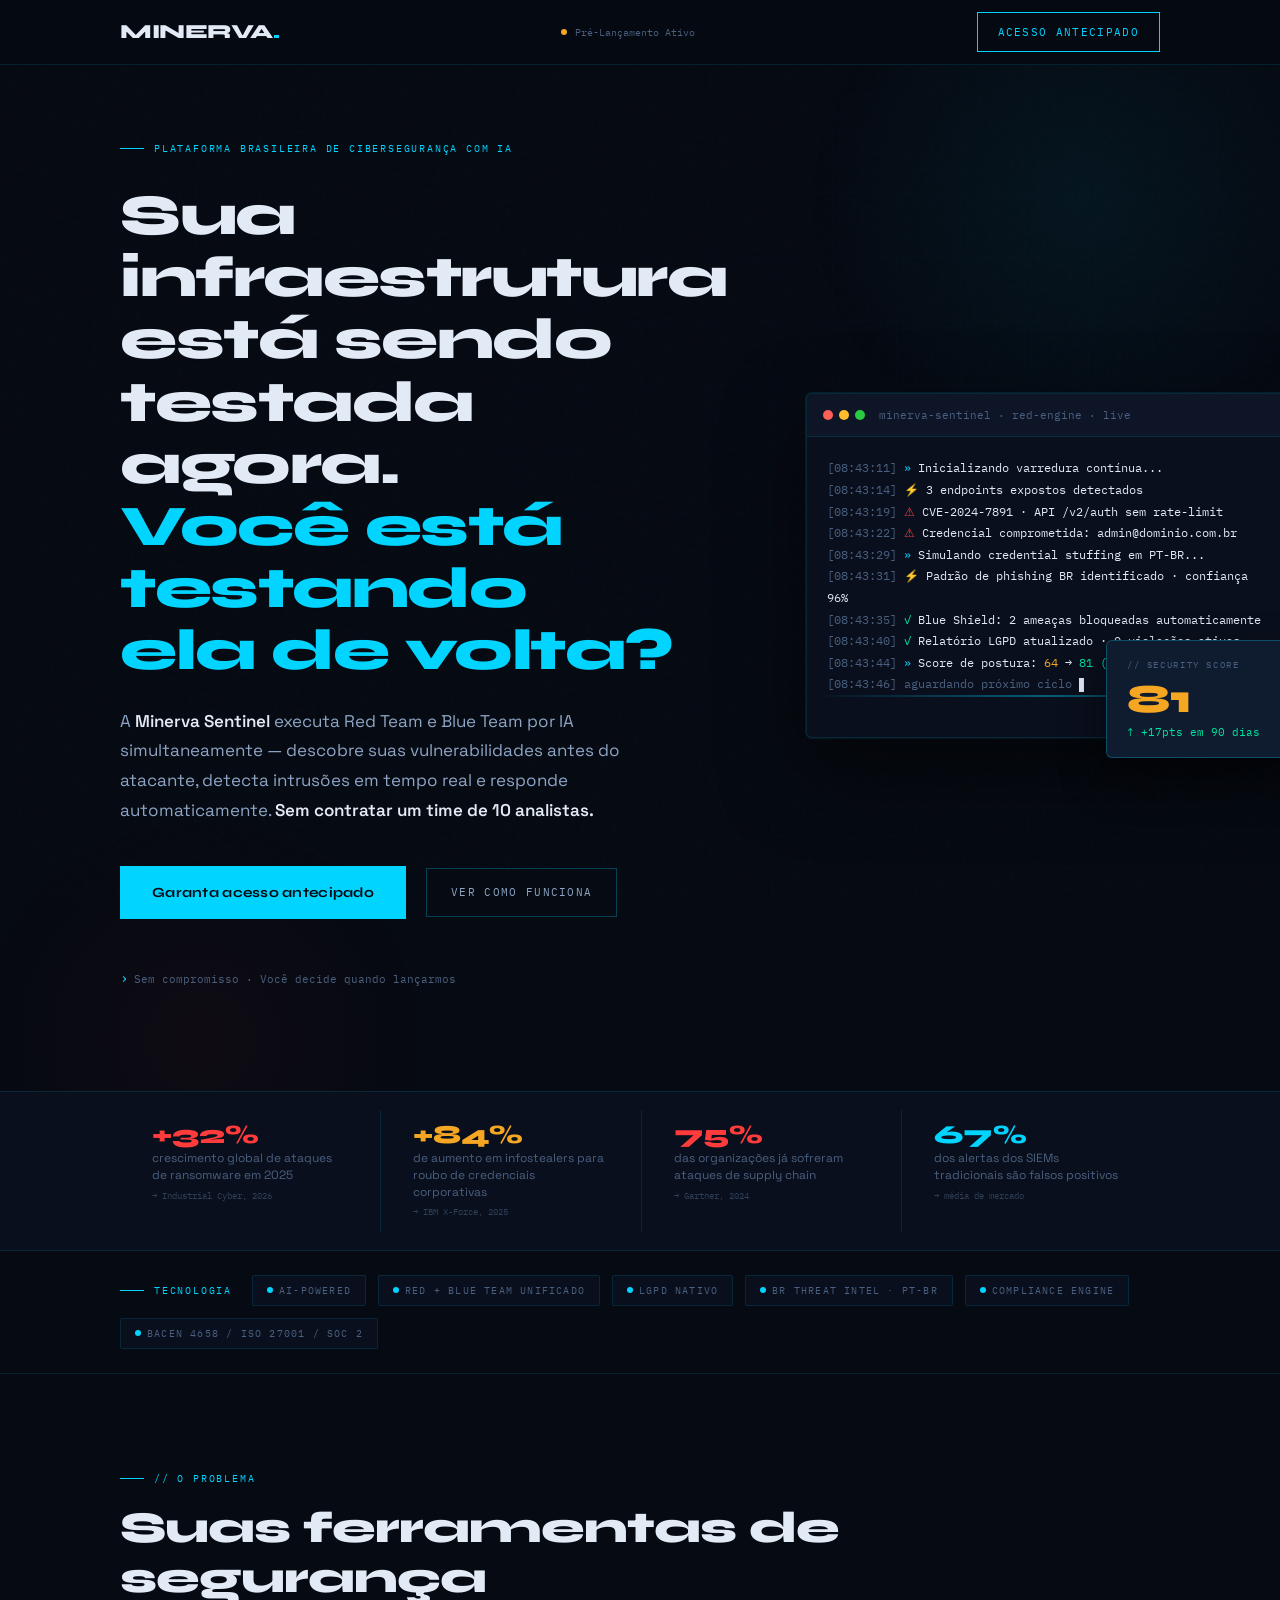
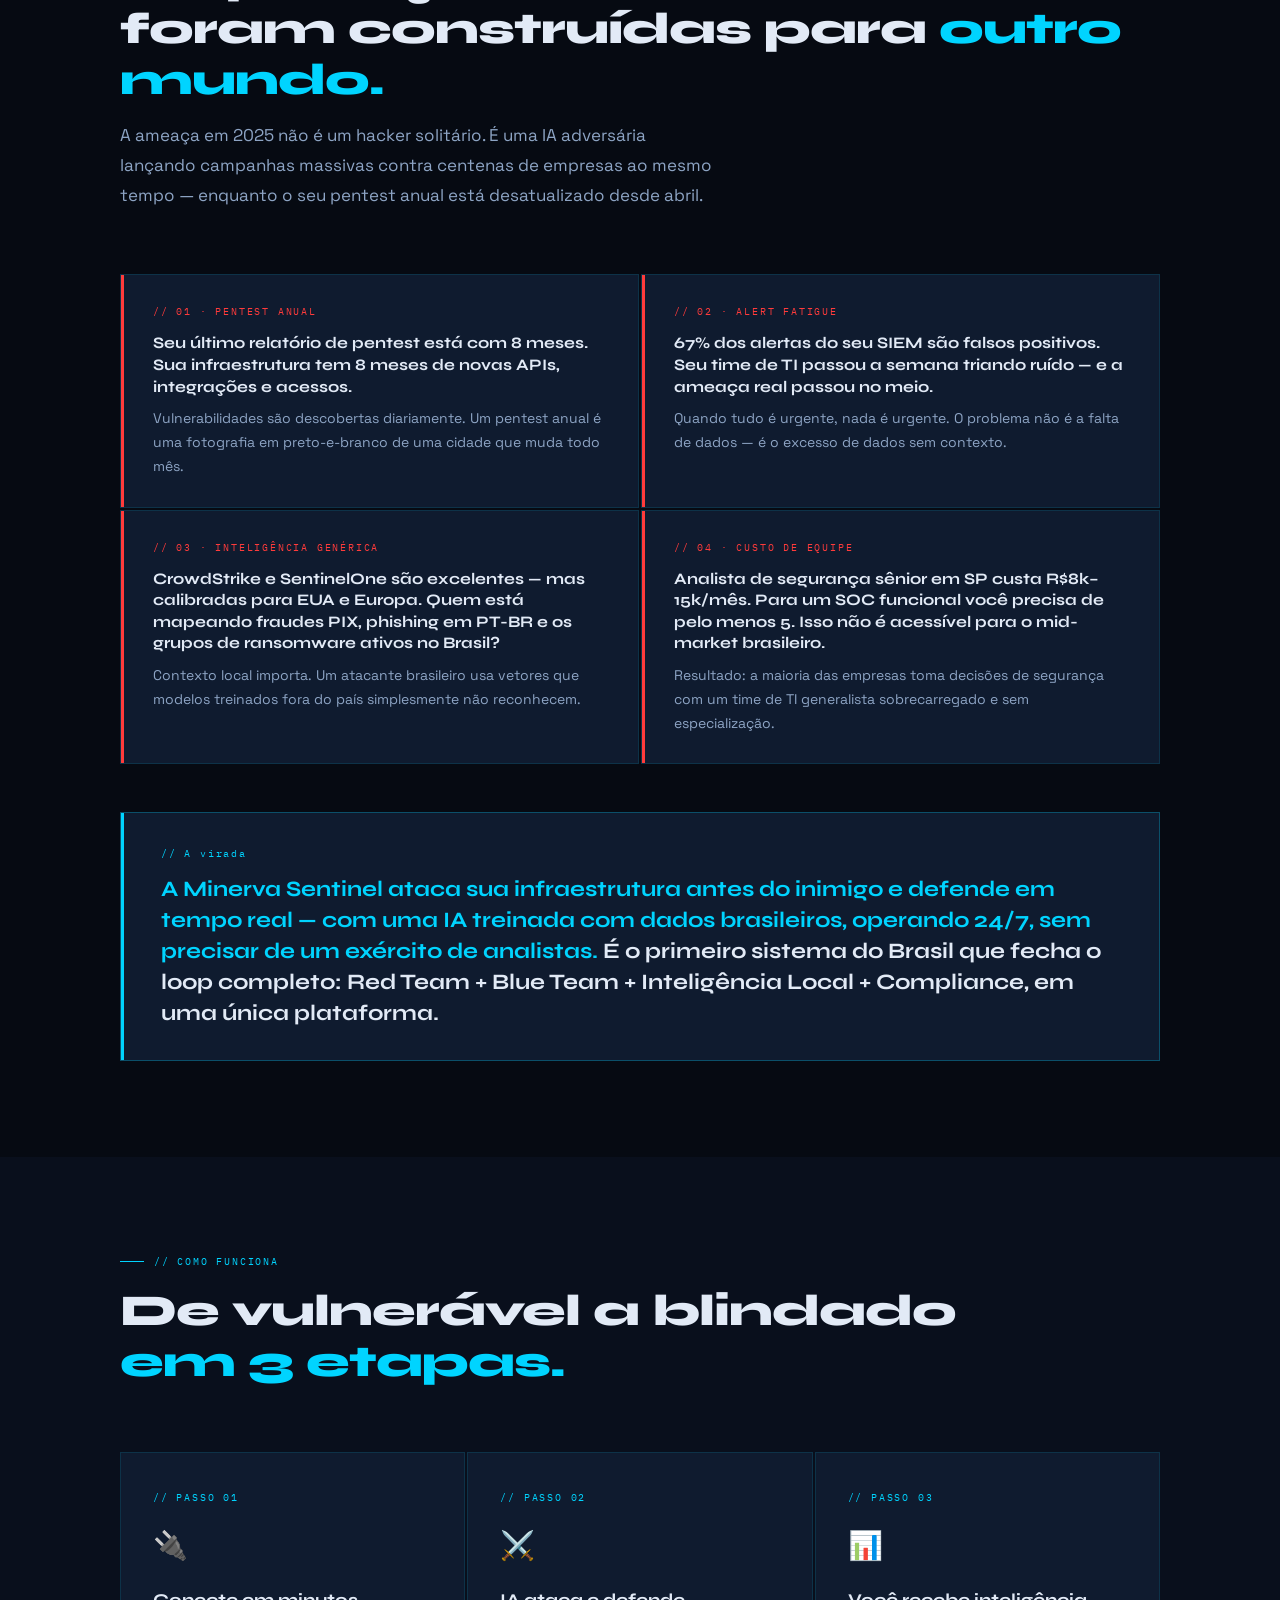
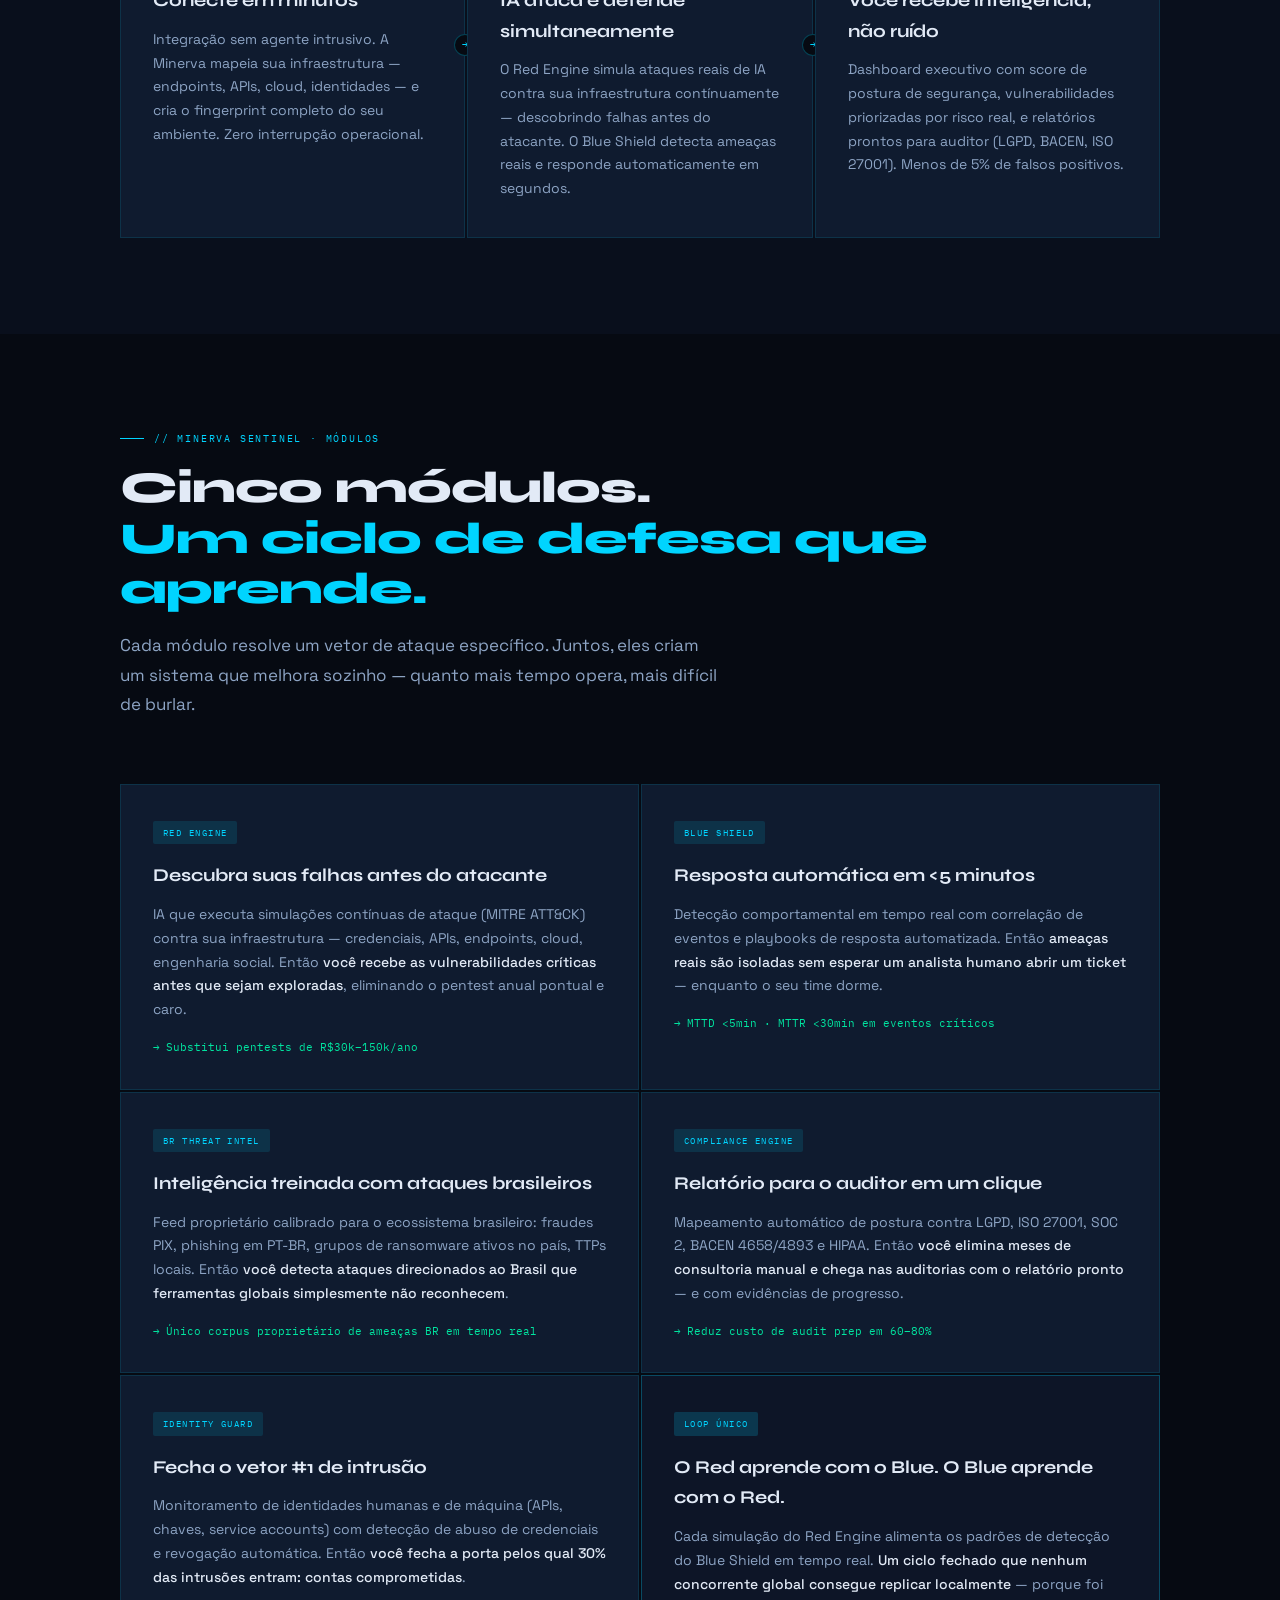
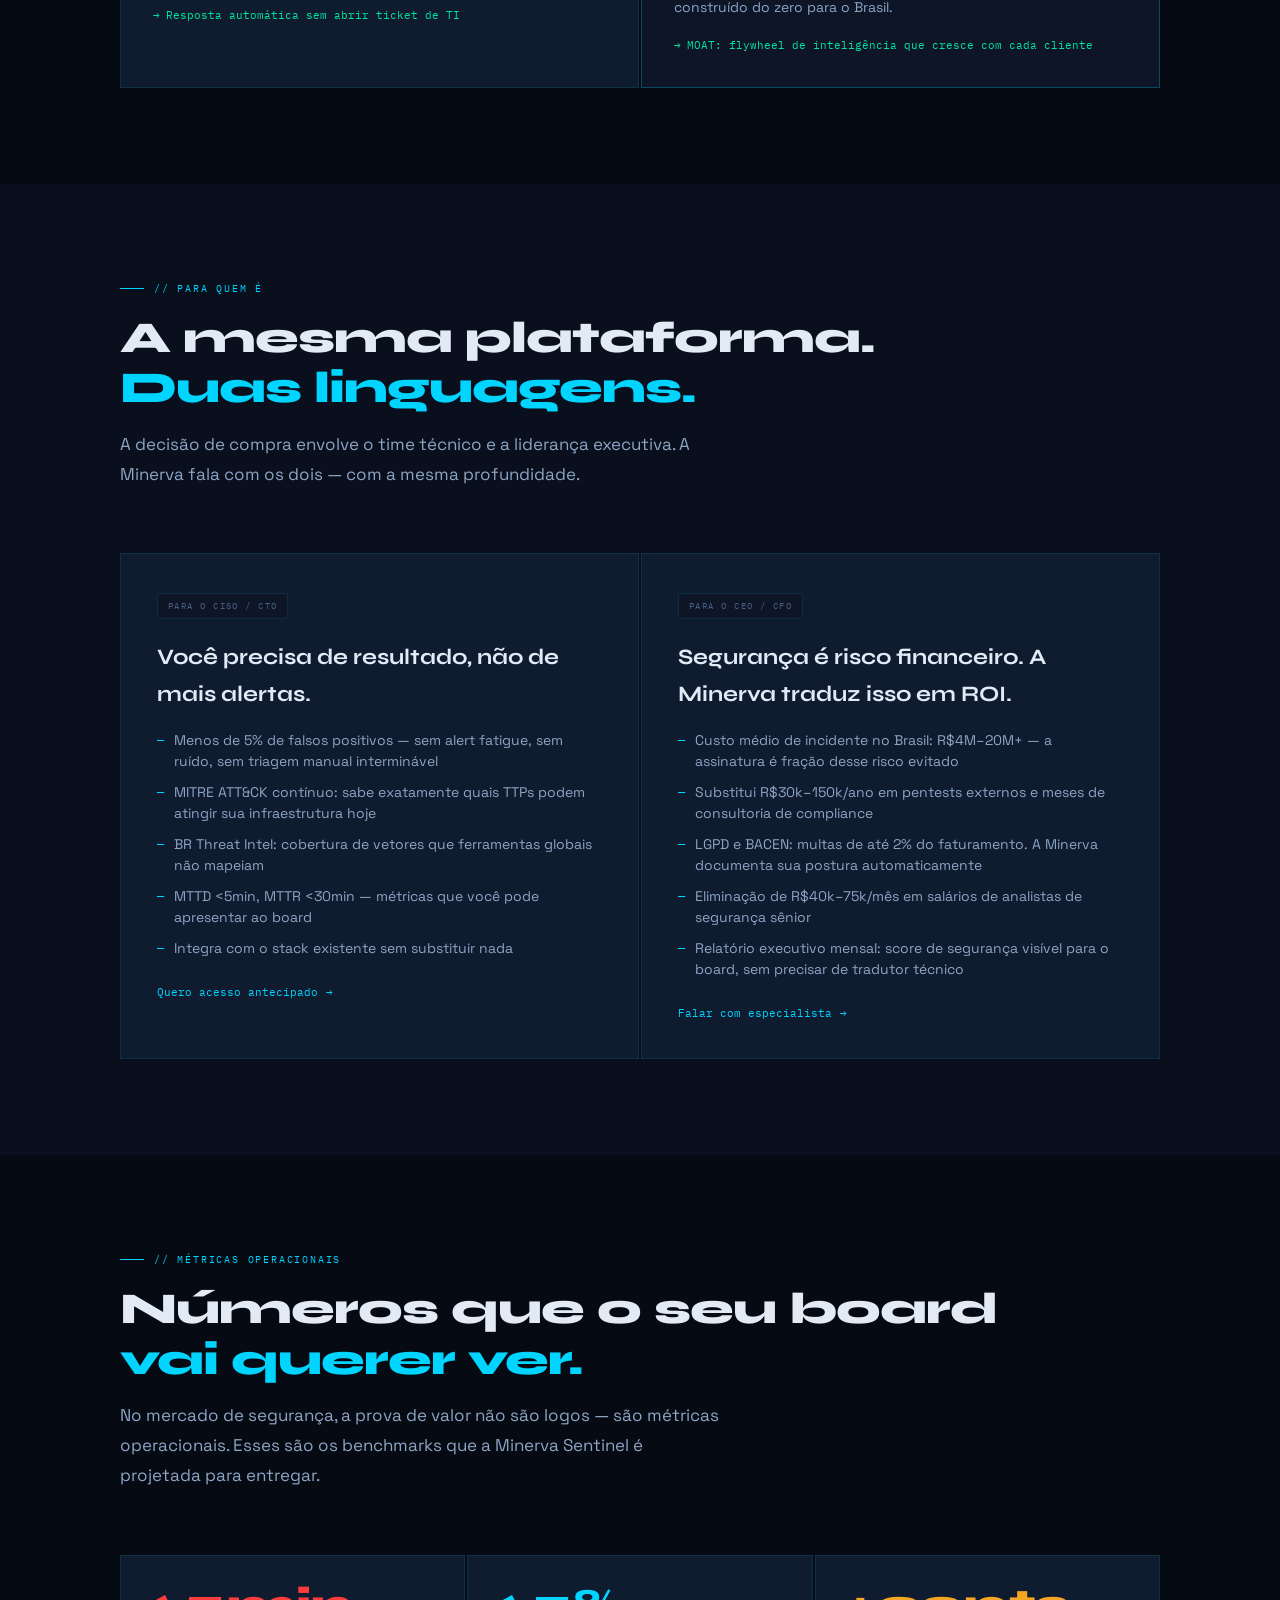
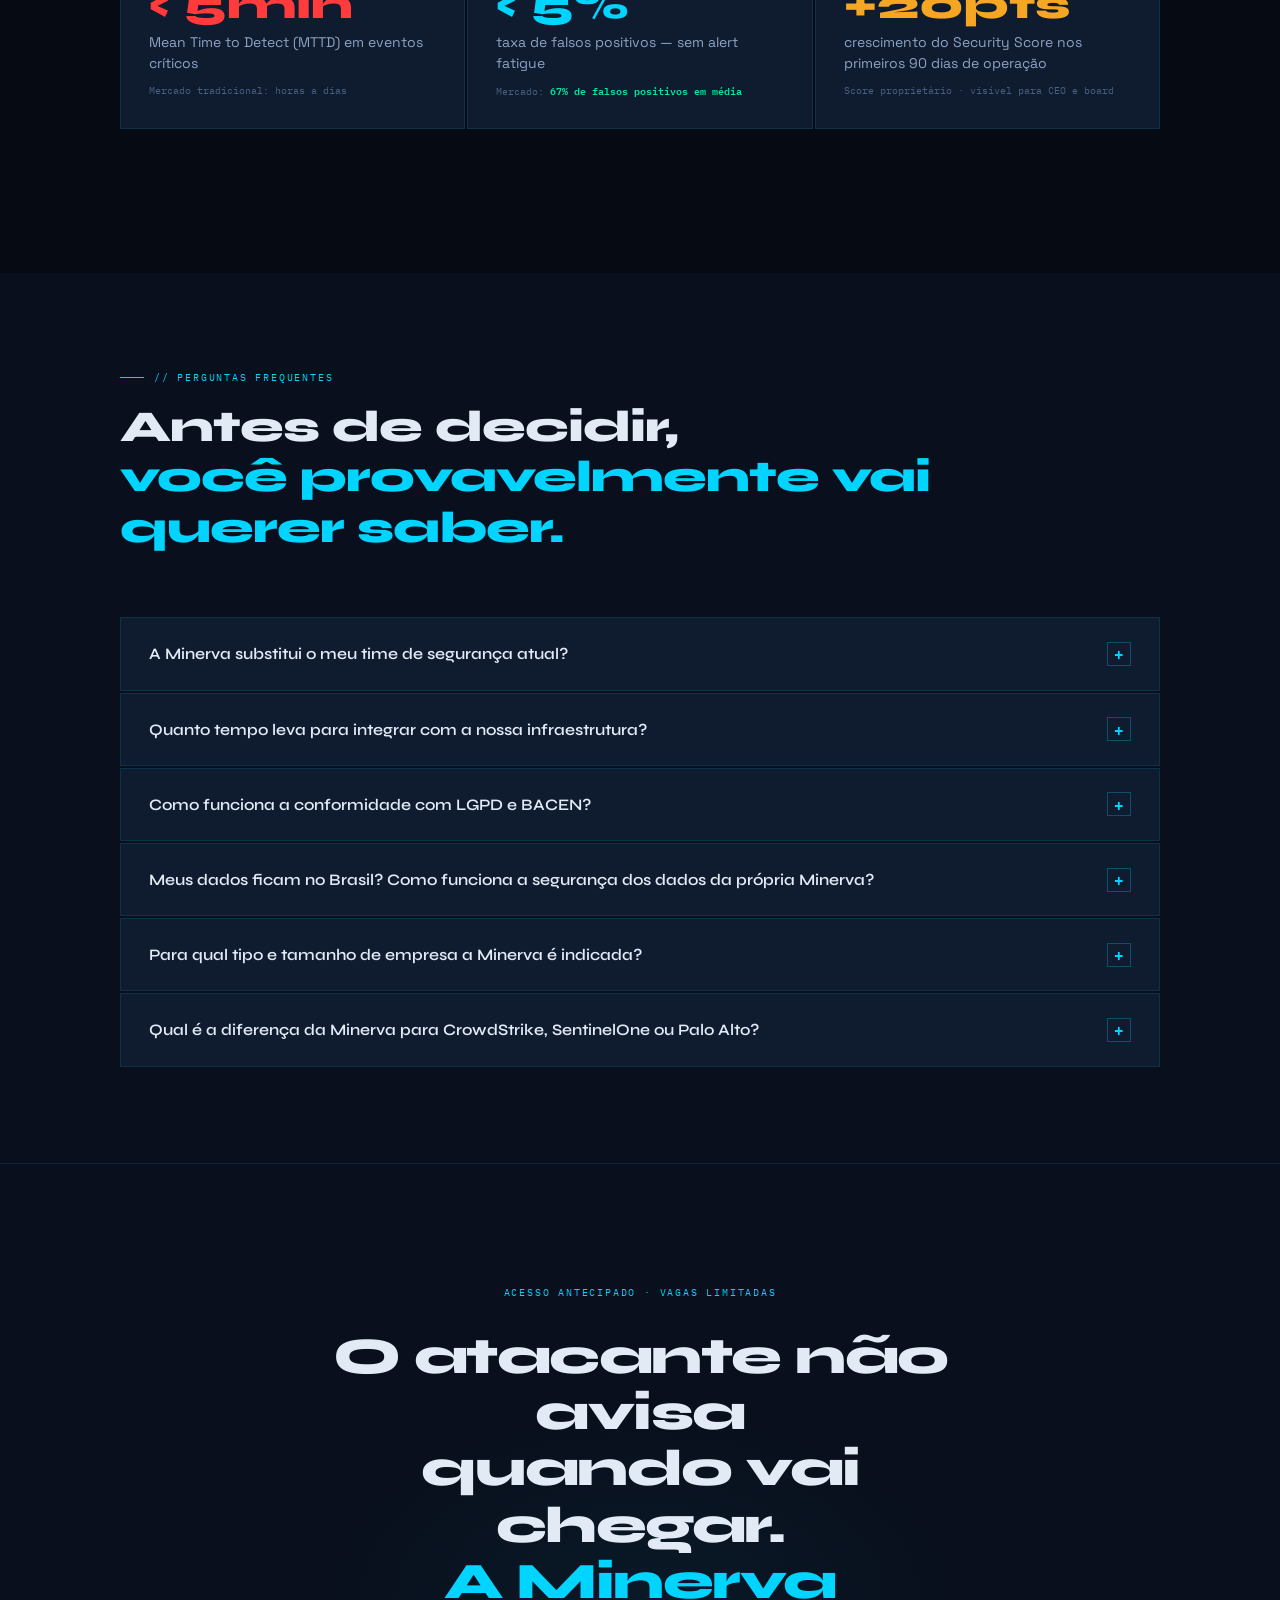
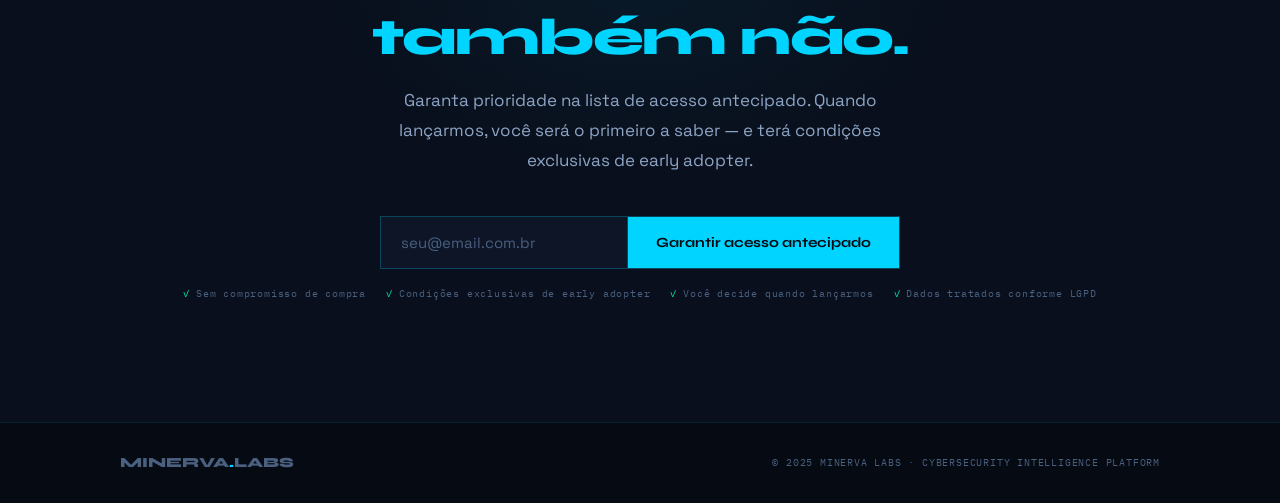
<file: index.html>
<!DOCTYPE html>
<html lang="pt-BR">
<head>
<meta charset="UTF-8">
<meta name="viewport" content="width=device-width, initial-scale=1.0">
<title>Minerva Labs — Garanta Acesso Antecipado</title>
<link rel="preconnect" href="https://fonts.googleapis.com">
<link href="https://fonts.googleapis.com/css2?family=Space+Grotesk:wght@300;400;500;600;700&family=Syne:wght@700;800&family=IBM+Plex+Mono:wght@400;500&display=swap" rel="stylesheet">
  <link rel="stylesheet" href="minerva-labs.css">
<style>

</style>
</head>
<body>

<!-- ══ NAVBAR ══ -->
<nav>
  <div class="nav-inner">
    <a href="#" class="nav-logo">MINERVA<span>.</span></a>
    <div class="nav-status">
      <div class="nav-dot"></div>
      <span>Pré-Lançamento Ativo</span>
    </div>
    <a href="#acesso" class="nav-cta">Acesso Antecipado</a>
  </div>
</nav>


<!-- ══ HERO ══ -->
<section class="hero">
  <div class="hero-grid-bg"></div>
  <div class="hero-glow-1"></div>
  <div class="hero-glow-2"></div>
  <div class="container">
    <div class="hero-layout">
      <div class="hero-content">
        <div class="tag-label">Plataforma brasileira de cibersegurança com IA</div>
        <h1 class="hero-headline">
          Sua infraestrutura<br>
          está sendo testada<br>
          agora.<br>
          <em>Você está testando<br>ela de volta?</em>
        </h1>
        <p class="hero-sub">
          A <strong>Minerva Sentinel</strong> executa Red Team e Blue Team por IA simultaneamente — descobre suas vulnerabilidades antes do atacante, detecta intrusões em tempo real e responde automaticamente. <strong>Sem contratar um time de 10 analistas.</strong>
        </p>
        <div class="cta-group">
          <a href="#acesso" class="btn-primary">Garanta acesso antecipado</a>
          <a href="#como-funciona" class="btn-ghost">Ver como funciona</a>
        </div>
        <div class="hero-microcopy">Sem compromisso · Você decide quando lançarmos</div>
      </div>

      <!-- Terminal Visual -->
      <div class="hero-visual">
        <div class="terminal">
          <div class="terminal-bar">
            <div class="terminal-dot"></div>
            <div class="terminal-dot"></div>
            <div class="terminal-dot"></div>
            <span class="terminal-title">minerva-sentinel · red-engine · live</span>
          </div>
          <div class="terminal-body">
            <span class="t-line"><span class="t-dim">[08:43:11]</span> <span class="t-cyan">»</span> Inicializando varredura contínua...</span>
            <span class="t-line"><span class="t-dim">[08:43:14]</span> <span class="t-amber">⚡</span> 3 endpoints expostos detectados</span>
            <span class="t-line"><span class="t-dim">[08:43:19]</span> <span class="t-red">⚠</span> CVE-2024-7891 · API /v2/auth sem rate-limit</span>
            <span class="t-line"><span class="t-dim">[08:43:22]</span> <span class="t-red">⚠</span> Credencial comprometida: admin@dominio.com.br</span>
            <span class="t-line"><span class="t-dim">[08:43:29]</span> <span class="t-cyan">»</span> Simulando credential stuffing em PT-BR...</span>
            <span class="t-line"><span class="t-dim">[08:43:31]</span> <span class="t-amber">⚡</span> Padrão de phishing BR identificado · confiança 96%</span>
            <span class="t-line"><span class="t-dim">[08:43:35]</span> <span class="t-green">✓</span> Blue Shield: 2 ameaças bloqueadas automaticamente</span>
            <span class="t-line"><span class="t-dim">[08:43:40]</span> <span class="t-green">✓</span> Relatório LGPD atualizado · 0 violações ativas</span>
            <span class="t-line"><span class="t-dim">[08:43:44]</span> <span class="t-cyan">»</span> Score de postura: <span class="t-amber">64</span> → <span class="t-green">81 (+17pts)</span></span>
            <span class="t-line"><span class="t-dim">[08:43:46]</span> <span class="t-dim">aguardando próximo ciclo </span><span class="t-cursor"></span></span>
          </div>
        </div>
        <div class="score-card">
          <div class="score-label">// Security Score</div>
          <div class="score-value">81</div>
          <div class="score-delta">↑ +17pts em 90 dias</div>
        </div>
      </div>
    </div>
  </div>
</section>


<!-- ══ PROOF BAR (Dados de Mercado) ══ -->
<div class="proof-bar">
  <div class="container">
    <div class="proof-bar-inner">
      <div class="proof-item">
        <div class="proof-num red">+32%</div>
        <div class="proof-label">crescimento global de ataques de ransomware em 2025</div>
        <div class="proof-source">→ Industrial Cyber, 2026</div>
      </div>
      <div class="proof-item">
        <div class="proof-num amber">+84%</div>
        <div class="proof-label">de aumento em infostealers para roubo de credenciais corporativas</div>
        <div class="proof-source">→ IBM X-Force, 2025</div>
      </div>
      <div class="proof-item">
        <div class="proof-num red">75%</div>
        <div class="proof-label">das organizações já sofreram ataques de supply chain</div>
        <div class="proof-source">→ Gartner, 2024</div>
      </div>
      <div class="proof-item">
        <div class="proof-num">67%</div>
        <div class="proof-label">dos alertas dos SIEMs tradicionais são falsos positivos</div>
        <div class="proof-source">→ média de mercado</div>
      </div>
    </div>
  </div>
</div>


<!-- ══ BADGE BAR ══ -->
<div class="badge-bar">
  <div class="container">
    <div class="badge-list">
      <span class="tag-label" style="margin-right: 8px;">Tecnologia</span>
      <span class="badge">AI-Powered</span>
      <span class="badge">Red + Blue Team Unificado</span>
      <span class="badge">LGPD Nativo</span>
      <span class="badge">BR Threat Intel · PT-BR</span>
      <span class="badge">Compliance Engine</span>
      <span class="badge">BACEN 4658 / ISO 27001 / SOC 2</span>
    </div>
  </div>
</div>


<!-- ══ PAS — PROBLEM AGITATION ══ -->
<section class="section" id="problema">
  <div class="container">
    <div class="section-header">
      <div class="tag-label">// O problema</div>
      <h2 class="section-title">Suas ferramentas de segurança<br>foram construídas para <em>outro mundo.</em></h2>
      <p class="section-sub">A ameaça em 2025 não é um hacker solitário. É uma IA adversária lançando campanhas massivas contra centenas de empresas ao mesmo tempo — enquanto o seu pentest anual está desatualizado desde abril.</p>
    </div>

    <div class="pas-grid">
      <div class="pas-card">
        <div class="pas-card-num">// 01 · PENTEST ANUAL</div>
        <div class="pas-card-q">Seu último relatório de pentest está com 8 meses. Sua infraestrutura tem 8 meses de novas APIs, integrações e acessos.</div>
        <div class="pas-card-a">Vulnerabilidades são descobertas diariamente. Um pentest anual é uma fotografia em preto-e-branco de uma cidade que muda todo mês.</div>
      </div>
      <div class="pas-card">
        <div class="pas-card-num">// 02 · ALERT FATIGUE</div>
        <div class="pas-card-q">67% dos alertas do seu SIEM são falsos positivos. Seu time de TI passou a semana triando ruído — e a ameaça real passou no meio.</div>
        <div class="pas-card-a">Quando tudo é urgente, nada é urgente. O problema não é a falta de dados — é o excesso de dados sem contexto.</div>
      </div>
      <div class="pas-card">
        <div class="pas-card-num">// 03 · INTELIGÊNCIA GENÉRICA</div>
        <div class="pas-card-q">CrowdStrike e SentinelOne são excelentes — mas calibradas para EUA e Europa. Quem está mapeando fraudes PIX, phishing em PT-BR e os grupos de ransomware ativos no Brasil?</div>
        <div class="pas-card-a">Contexto local importa. Um atacante brasileiro usa vetores que modelos treinados fora do país simplesmente não reconhecem.</div>
      </div>
      <div class="pas-card">
        <div class="pas-card-num">// 04 · CUSTO DE EQUIPE</div>
        <div class="pas-card-q">Analista de segurança sênior em SP custa R$8k–15k/mês. Para um SOC funcional você precisa de pelo menos 5. Isso não é acessível para o mid-market brasileiro.</div>
        <div class="pas-card-a">Resultado: a maioria das empresas toma decisões de segurança com um time de TI generalista sobrecarregado e sem especialização.</div>
      </div>
    </div>

    <div class="pas-solution">
      <div class="pas-solution-label">// A virada</div>
      <p class="pas-solution-text">
        <strong>A Minerva Sentinel ataca sua infraestrutura antes do inimigo e defende em tempo real — com uma IA treinada com dados brasileiros, operando 24/7, sem precisar de um exército de analistas.</strong> É o primeiro sistema do Brasil que fecha o loop completo: Red Team + Blue Team + Inteligência Local + Compliance, em uma única plataforma.
      </p>
    </div>
  </div>
</section>


<!-- ══ HOW IT WORKS ══ -->
<section class="section alt" id="como-funciona">
  <div class="container">
    <div class="section-header">
      <div class="tag-label">// Como funciona</div>
      <h2 class="section-title">De vulnerável a blindado<br><em>em 3 etapas.</em></h2>
    </div>
    <div class="steps">
      <div class="step">
        <div class="step-num">// PASSO 01</div>
        <span class="step-icon">🔌</span>
        <div class="step-title">Conecte em minutos</div>
        <div class="step-desc">Integração sem agente intrusivo. A Minerva mapeia sua infraestrutura — endpoints, APIs, cloud, identidades — e cria o fingerprint completo do seu ambiente. Zero interrupção operacional.</div>
        <div class="step-connector">→</div>
      </div>
      <div class="step">
        <div class="step-num">// PASSO 02</div>
        <span class="step-icon">⚔️</span>
        <div class="step-title">IA ataca e defende simultaneamente</div>
        <div class="step-desc">O Red Engine simula ataques reais de IA contra sua infraestrutura contínuamente — descobrindo falhas antes do atacante. O Blue Shield detecta ameaças reais e responde automaticamente em segundos.</div>
        <div class="step-connector">→</div>
      </div>
      <div class="step">
        <div class="step-num">// PASSO 03</div>
        <span class="step-icon">📊</span>
        <div class="step-title">Você recebe inteligência, não ruído</div>
        <div class="step-desc">Dashboard executivo com score de postura de segurança, vulnerabilidades priorizadas por risco real, e relatórios prontos para auditor (LGPD, BACEN, ISO 27001). Menos de 5% de falsos positivos.</div>
      </div>
    </div>
  </div>
</section>


<!-- ══ FEATURES AS BENEFITS ══ -->
<section class="section" id="plataforma">
  <div class="container">
    <div class="section-header">
      <div class="tag-label">// Minerva Sentinel · Módulos</div>
      <h2 class="section-title">Cinco módulos.<br><em>Um ciclo de defesa que aprende.</em></h2>
      <p class="section-sub">Cada módulo resolve um vetor de ataque específico. Juntos, eles criam um sistema que melhora sozinho — quanto mais tempo opera, mais difícil de burlar.</p>
    </div>
    <div class="features-grid">
      <div class="feature-card">
        <span class="feature-tag">Red Engine</span>
        <div class="feature-title">Descubra suas falhas antes do atacante</div>
        <div class="feature-bridge">IA que executa simulações contínuas de ataque (MITRE ATT&CK) contra sua infraestrutura — credenciais, APIs, endpoints, cloud, engenharia social. Então <strong>você recebe as vulnerabilidades críticas antes que sejam exploradas</strong>, eliminando o pentest anual pontual e caro.</div>
        <div class="feature-metric">Substitui pentests de R$30k–150k/ano</div>
      </div>
      <div class="feature-card">
        <span class="feature-tag">Blue Shield</span>
        <div class="feature-title">Resposta automática em &lt;5 minutos</div>
        <div class="feature-bridge">Detecção comportamental em tempo real com correlação de eventos e playbooks de resposta automatizada. Então <strong>ameaças reais são isoladas sem esperar um analista humano abrir um ticket</strong> — enquanto o seu time dorme.</div>
        <div class="feature-metric">MTTD &lt;5min · MTTR &lt;30min em eventos críticos</div>
      </div>
      <div class="feature-card">
        <span class="feature-tag">BR Threat Intel</span>
        <div class="feature-title">Inteligência treinada com ataques brasileiros</div>
        <div class="feature-bridge">Feed proprietário calibrado para o ecossistema brasileiro: fraudes PIX, phishing em PT-BR, grupos de ransomware ativos no país, TTPs locais. Então <strong>você detecta ataques direcionados ao Brasil que ferramentas globais simplesmente não reconhecem</strong>.</div>
        <div class="feature-metric">Único corpus proprietário de ameaças BR em tempo real</div>
      </div>
      <div class="feature-card">
        <span class="feature-tag">Compliance Engine</span>
        <div class="feature-title">Relatório para o auditor em um clique</div>
        <div class="feature-bridge">Mapeamento automático de postura contra LGPD, ISO 27001, SOC 2, BACEN 4658/4893 e HIPAA. Então <strong>você elimina meses de consultoria manual e chega nas auditorias com o relatório pronto</strong> — e com evidências de progresso.</div>
        <div class="feature-metric">Reduz custo de audit prep em 60–80%</div>
      </div>
      <div class="feature-card">
        <span class="feature-tag">Identity Guard</span>
        <div class="feature-title">Fecha o vetor #1 de intrusão</div>
        <div class="feature-bridge">Monitoramento de identidades humanas e de máquina (APIs, chaves, service accounts) com detecção de abuso de credenciais e revogação automática. Então <strong>você fecha a porta pelos qual 30% das intrusões entram: contas comprometidas</strong>.</div>
        <div class="feature-metric">Resposta automática sem abrir ticket de TI</div>
      </div>
      <div class="feature-card" style="background: var(--bg-3); border-color: var(--border-2);">
        <span class="feature-tag" style="background: rgba(0,212,255,0.18); color: var(--cyan);">Loop Único</span>
        <div class="feature-title">O Red aprende com o Blue. O Blue aprende com o Red.</div>
        <div class="feature-bridge">Cada simulação do Red Engine alimenta os padrões de detecção do Blue Shield em tempo real. <strong>Um ciclo fechado que nenhum concorrente global consegue replicar localmente</strong> — porque foi construído do zero para o Brasil.</div>
        <div class="feature-metric">MOAT: flywheel de inteligência que cresce com cada cliente</div>
      </div>
    </div>
  </div>
</section>


<!-- ══ DUAL AUDIENCE ══ -->
<section class="section alt">
  <div class="container">
    <div class="section-header">
      <div class="tag-label">// Para quem é</div>
      <h2 class="section-title">A mesma plataforma.<br><em>Duas linguagens.</em></h2>
      <p class="section-sub">A decisão de compra envolve o time técnico e a liderança executiva. A Minerva fala com os dois — com a mesma profundidade.</p>
    </div>
    <div class="audience-grid">
      <div class="audience-card">
        <span class="audience-badge">Para o CISO / CTO</span>
        <div class="audience-role">Você precisa de resultado, não de mais alertas.</div>
        <ul class="audience-pains">
          <li>Menos de 5% de falsos positivos — sem alert fatigue, sem ruído, sem triagem manual interminável</li>
          <li>MITRE ATT&CK contínuo: sabe exatamente quais TTPs podem atingir sua infraestrutura hoje</li>
          <li>BR Threat Intel: cobertura de vetores que ferramentas globais não mapeiam</li>
          <li>MTTD &lt;5min, MTTR &lt;30min — métricas que você pode apresentar ao board</li>
          <li>Integra com o stack existente sem substituir nada</li>
        </ul>
        <a href="#acesso" class="audience-cta">Quero acesso antecipado</a>
      </div>
      <div class="audience-card">
        <span class="audience-badge">Para o CEO / CFO</span>
        <div class="audience-role">Segurança é risco financeiro. A Minerva traduz isso em ROI.</div>
        <ul class="audience-pains">
          <li>Custo médio de incidente no Brasil: R$4M–20M+ — a assinatura é fração desse risco evitado</li>
          <li>Substitui R$30k–150k/ano em pentests externos e meses de consultoria de compliance</li>
          <li>LGPD e BACEN: multas de até 2% do faturamento. A Minerva documenta sua postura automaticamente</li>
          <li>Eliminação de R$40k–75k/mês em salários de analistas de segurança sênior</li>
          <li>Relatório executivo mensal: score de segurança visível para o board, sem precisar de tradutor técnico</li>
        </ul>
        <a href="#acesso" class="audience-cta">Falar com especialista</a>
      </div>
    </div>
  </div>
</section>


<!-- ══ PROOF — OPERATIONAL METRICS ══ -->
<section class="section">
  <div class="container">
    <div class="section-header">
      <div class="tag-label">// Métricas operacionais</div>
      <h2 class="section-title">Números que o seu board<br><em>vai querer ver.</em></h2>
      <p class="section-sub">No mercado de segurança, a prova de valor não são logos — são métricas operacionais. Esses são os benchmarks que a Minerva Sentinel é projetada para entregar.</p>
    </div>
    <div class="threat-stats">
      <div class="threat-stat">
        <div class="threat-stat-value red">&lt; 5min</div>
        <div class="threat-stat-label">Mean Time to Detect (MTTD) em eventos críticos</div>
        <div class="threat-stat-vs">Mercado tradicional: horas a dias</div>
      </div>
      <div class="threat-stat">
        <div class="threat-stat-value cyan">&lt; 5%</div>
        <div class="threat-stat-label">taxa de falsos positivos — sem alert fatigue</div>
        <div class="threat-stat-vs">Mercado: <span>67% de falsos positivos em média</span></div>
      </div>
      <div class="threat-stat">
        <div class="threat-stat-value amber">+20pts</div>
        <div class="threat-stat-label">crescimento do Security Score nos primeiros 90 dias de operação</div>
        <div class="threat-stat-vs">Score proprietário · visível para CEO e board</div>
      </div>
    </div>
  </div>
</section>


<!-- ══ FAQ ══ -->
<section class="section alt" id="faq">
  <div class="container">
    <div class="section-header">
      <div class="tag-label">// Perguntas frequentes</div>
      <h2 class="section-title">Antes de decidir,<br><em>você provavelmente vai querer saber.</em></h2>
    </div>
    <div class="faq-list">
      <div class="faq-item">
        <div class="faq-question" onclick="toggleFaq(this)">
          A Minerva substitui o meu time de segurança atual?
          <div class="faq-icon">+</div>
        </div>
        <div class="faq-answer">
          <div class="faq-answer-inner">Não — a Minerva potencializa o time que você já tem. Ela elimina o trabalho braçal de triagem de alertas e monitoramento manual, liberando seu time para focar nas decisões estratégicas que realmente precisam de julgamento humano. Para quem não tem time de segurança dedicado, a Minerva age como um SOC automatizado disponível 24/7.</div>
        </div>
      </div>
      <div class="faq-item">
        <div class="faq-question" onclick="toggleFaq(this)">
          Quanto tempo leva para integrar com a nossa infraestrutura?
          <div class="faq-icon">+</div>
        </div>
        <div class="faq-answer">
          <div class="faq-answer-inner">O onboarding técnico foi projetado para ser concluído em horas, não semanas. A Minerva não exige agente intrusivo nem reestruturação de infraestrutura. Na maioria dos ambientes cloud e on-premise, o fingerprinting completo é realizado no primeiro dia. Os primeiros alertas e vulnerabilidades aparecem nas primeiras 24–48 horas.</div>
        </div>
      </div>
      <div class="faq-item">
        <div class="faq-question" onclick="toggleFaq(this)">
          Como funciona a conformidade com LGPD e BACEN?
          <div class="faq-icon">+</div>
        </div>
        <div class="faq-answer">
          <div class="faq-answer-inner">O Compliance Engine mapeia automaticamente sua postura de segurança contra os requisitos da LGPD, BACEN 4658/4893, ISO 27001 e SOC 2. Ele gera relatórios prontos para auditores externos, com evidências de controles, histórico de incidentes e progresso de maturidade — eliminando meses de trabalho de consultoria manual para cada ciclo de auditoria.</div>
        </div>
      </div>
      <div class="faq-item">
        <div class="faq-question" onclick="toggleFaq(this)">
          Meus dados ficam no Brasil? Como funciona a segurança dos dados da própria Minerva?
          <div class="faq-icon">+</div>
        </div>
        <div class="faq-answer">
          <div class="faq-answer-inner">Sim. A Minerva opera com infraestrutura de dados no Brasil por design — não como adaptação de uma solução global. Isso é parte do MOAT: a inteligência de ameaças brasileira só funciona se os dados de operações do cliente forem tratados com a mesma jurisdição. A arquitetura de segurança da própria Minerva é detalhada durante a fase de due diligence técnica do processo de contratação.</div>
        </div>
      </div>
      <div class="faq-item">
        <div class="faq-question" onclick="toggleFaq(this)">
          Para qual tipo e tamanho de empresa a Minerva é indicada?
          <div class="faq-icon">+</div>
        </div>
        <div class="faq-answer">
          <div class="faq-answer-inner">A Minerva foi projetada para o mid-market brasileiro: empresas de 30 a 500 colaboradores com operações digitais, APIs, cloud e dados sensíveis — especialmente fintechs e bancos digitais com requisitos regulatórios BACEN, healthtechs e redes de saúde com dados de pacientes, e plataformas SaaS B2B com clientes enterprise que exigem ISO 27001 ou SOC 2. Se você tem um CTO ou CISO tomando decisões de segurança, a Minerva é para você.</div>
        </div>
      </div>
      <div class="faq-item">
        <div class="faq-question" onclick="toggleFaq(this)">
          Qual é a diferença da Minerva para CrowdStrike, SentinelOne ou Palo Alto?
          <div class="faq-icon">+</div>
        </div>
        <div class="faq-answer">
          <div class="faq-answer-inner">Essas são excelentes plataformas — mas calibradas para EUA e Europa. Nenhuma delas treina sua IA com o corpus de ataques específicos ao Brasil, fraudes PIX, phishing em PT-BR, ou os grupos de ransomware ativos no país. Além disso, o loop Red+Blue da Minerva é unificado e contínuo — a mesma IA que simula ataques aprende a defender. Por fim, o custo do tier de entrada da Minerva é acessível para o mid-market brasileiro, onde as soluções enterprise americanas são proibitivas.</div>
        </div>
      </div>
    </div>
  </div>
</section>


<!-- ══ FINAL CTA ══ -->
<section class="final-cta" id="acesso">
  <div class="final-cta-glow"></div>
  <div class="container" style="position: relative; z-index: 1;">
    <div class="tag-label" style="justify-content: center; margin-bottom: 28px;"><span style="margin: 0">Acesso antecipado · Vagas limitadas</span></div>
    <h2 class="final-headline">
      O atacante não avisa<br>quando vai chegar.<br>
      <em>A Minerva também não.</em>
    </h2>
    <p class="final-sub">Garanta prioridade na lista de acesso antecipado. Quando lançarmos, você será o primeiro a saber — e terá condições exclusivas de early adopter.</p>

    <form class="final-form" onsubmit="handleSubmit(event)">
      <input type="email" class="final-input" placeholder="seu@email.com.br" required>
      <button type="submit" class="final-btn">Garantir acesso antecipado</button>
    </form>

    <div class="final-guarantee">
      <span class="final-guarantee-item">Sem compromisso de compra</span>
      <span class="final-guarantee-item">Condições exclusivas de early adopter</span>
      <span class="final-guarantee-item">Você decide quando lançarmos</span>
      <span class="final-guarantee-item">Dados tratados conforme LGPD</span>
    </div>
  </div>
</section>


<!-- ══ FOOTER ══ -->
<footer>
  <div class="container" style="display: flex; justify-content: space-between; align-items: center; width: 100%;">
    <div class="footer-brand">MINERVA<span>.</span>LABS</div>
    <div class="footer-copy">© 2025 MINERVA LABS · CYBERSECURITY INTELLIGENCE PLATFORM</div>
  </div>
</footer>


<script>
// FAQ Toggle
function toggleFaq(el) {
  const item = el.closest('.faq-item');
  const isOpen = item.classList.contains('open');
  document.querySelectorAll('.faq-item.open').forEach(i => i.classList.remove('open'));
  if (!isOpen) item.classList.add('open');
}

// Form submit
function handleSubmit(e) {
  e.preventDefault();
  const btn = e.target.querySelector('.final-btn');
  const input = e.target.querySelector('.final-input');
  btn.textContent = '✓ Acesso garantido!';
  btn.style.background = 'var(--green)';
  input.disabled = true;
  btn.disabled = true;
}

// Scroll reveal
const observer = new IntersectionObserver((entries) => {
  entries.forEach(entry => {
    if (entry.isIntersecting) {
      entry.target.style.animation = 'float-up .6s ease both';
      observer.unobserve(entry.target);
    }
  });
}, { threshold: 0.1 });

document.querySelectorAll('.pas-card, .step, .feature-card, .audience-card, .threat-stat').forEach(el => {
  el.style.opacity = '0';
  observer.observe(el);
});
</script>
</body>
</html>
</file>
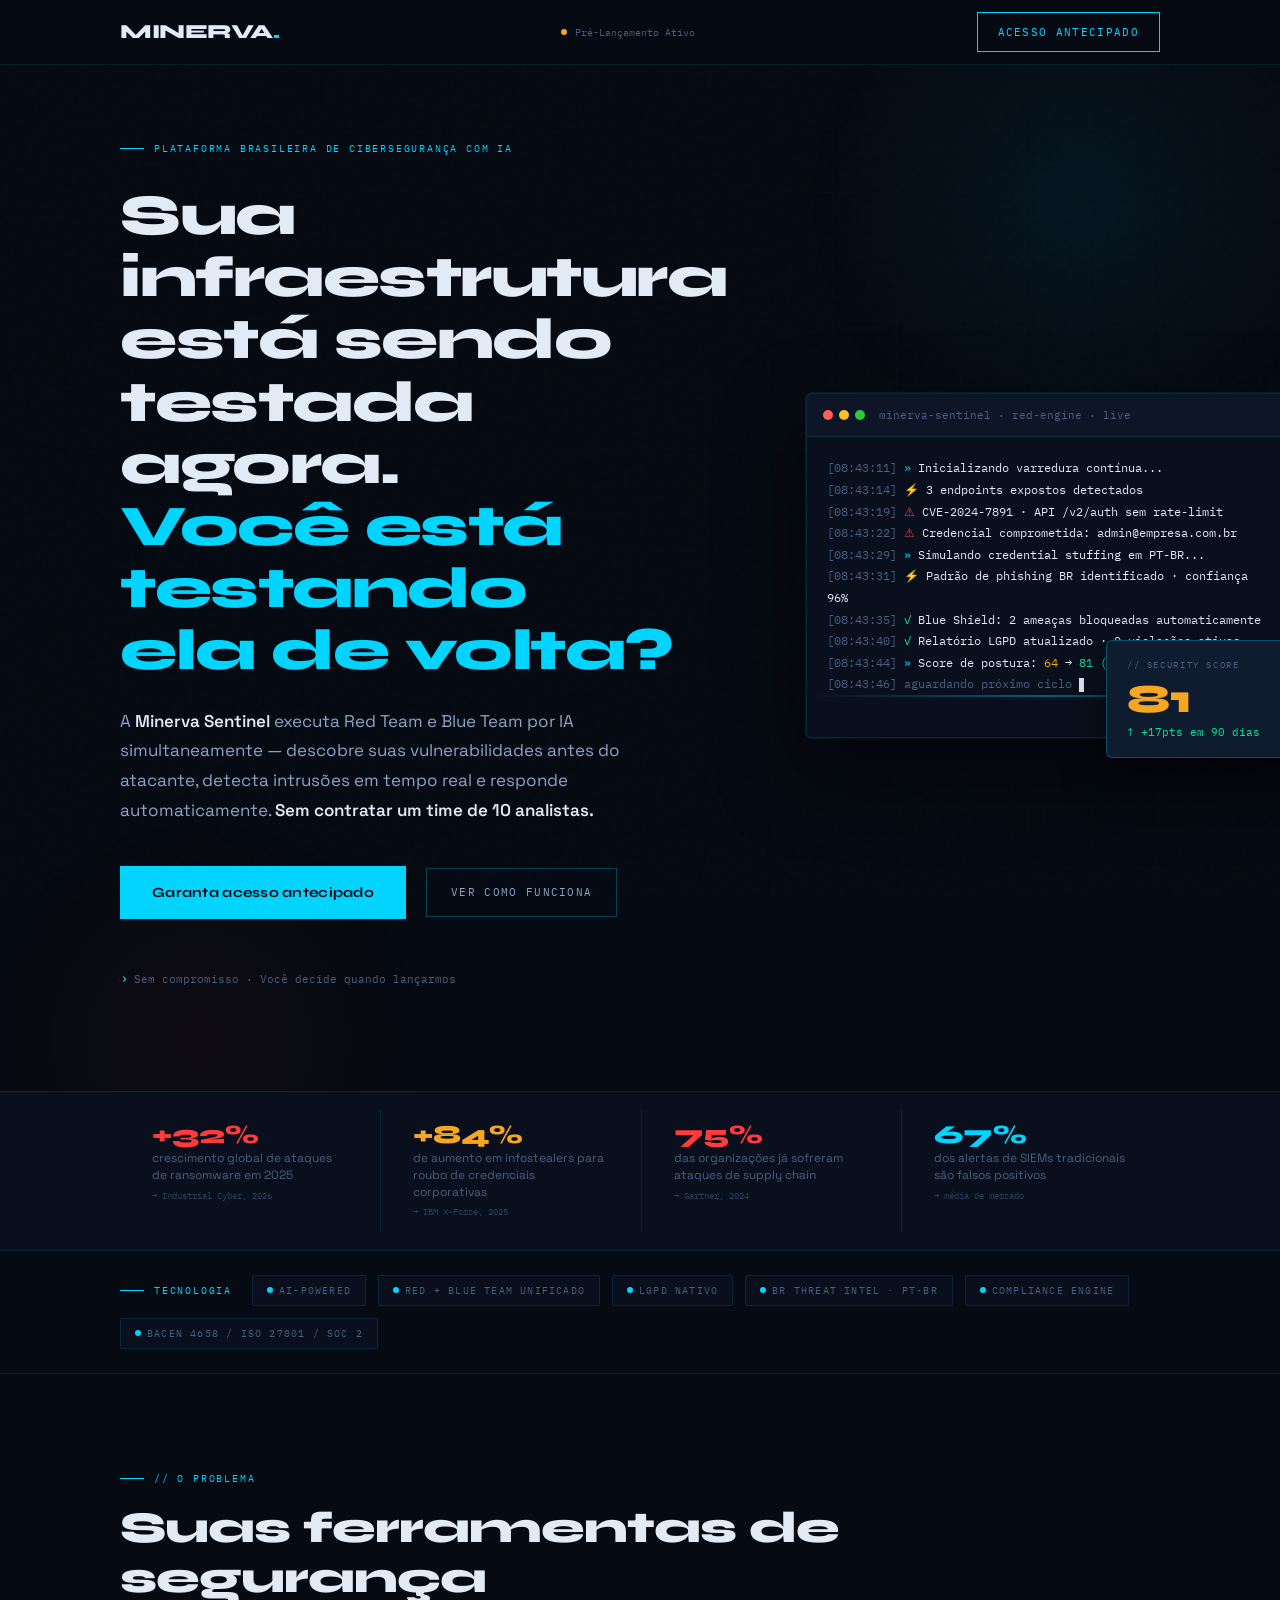
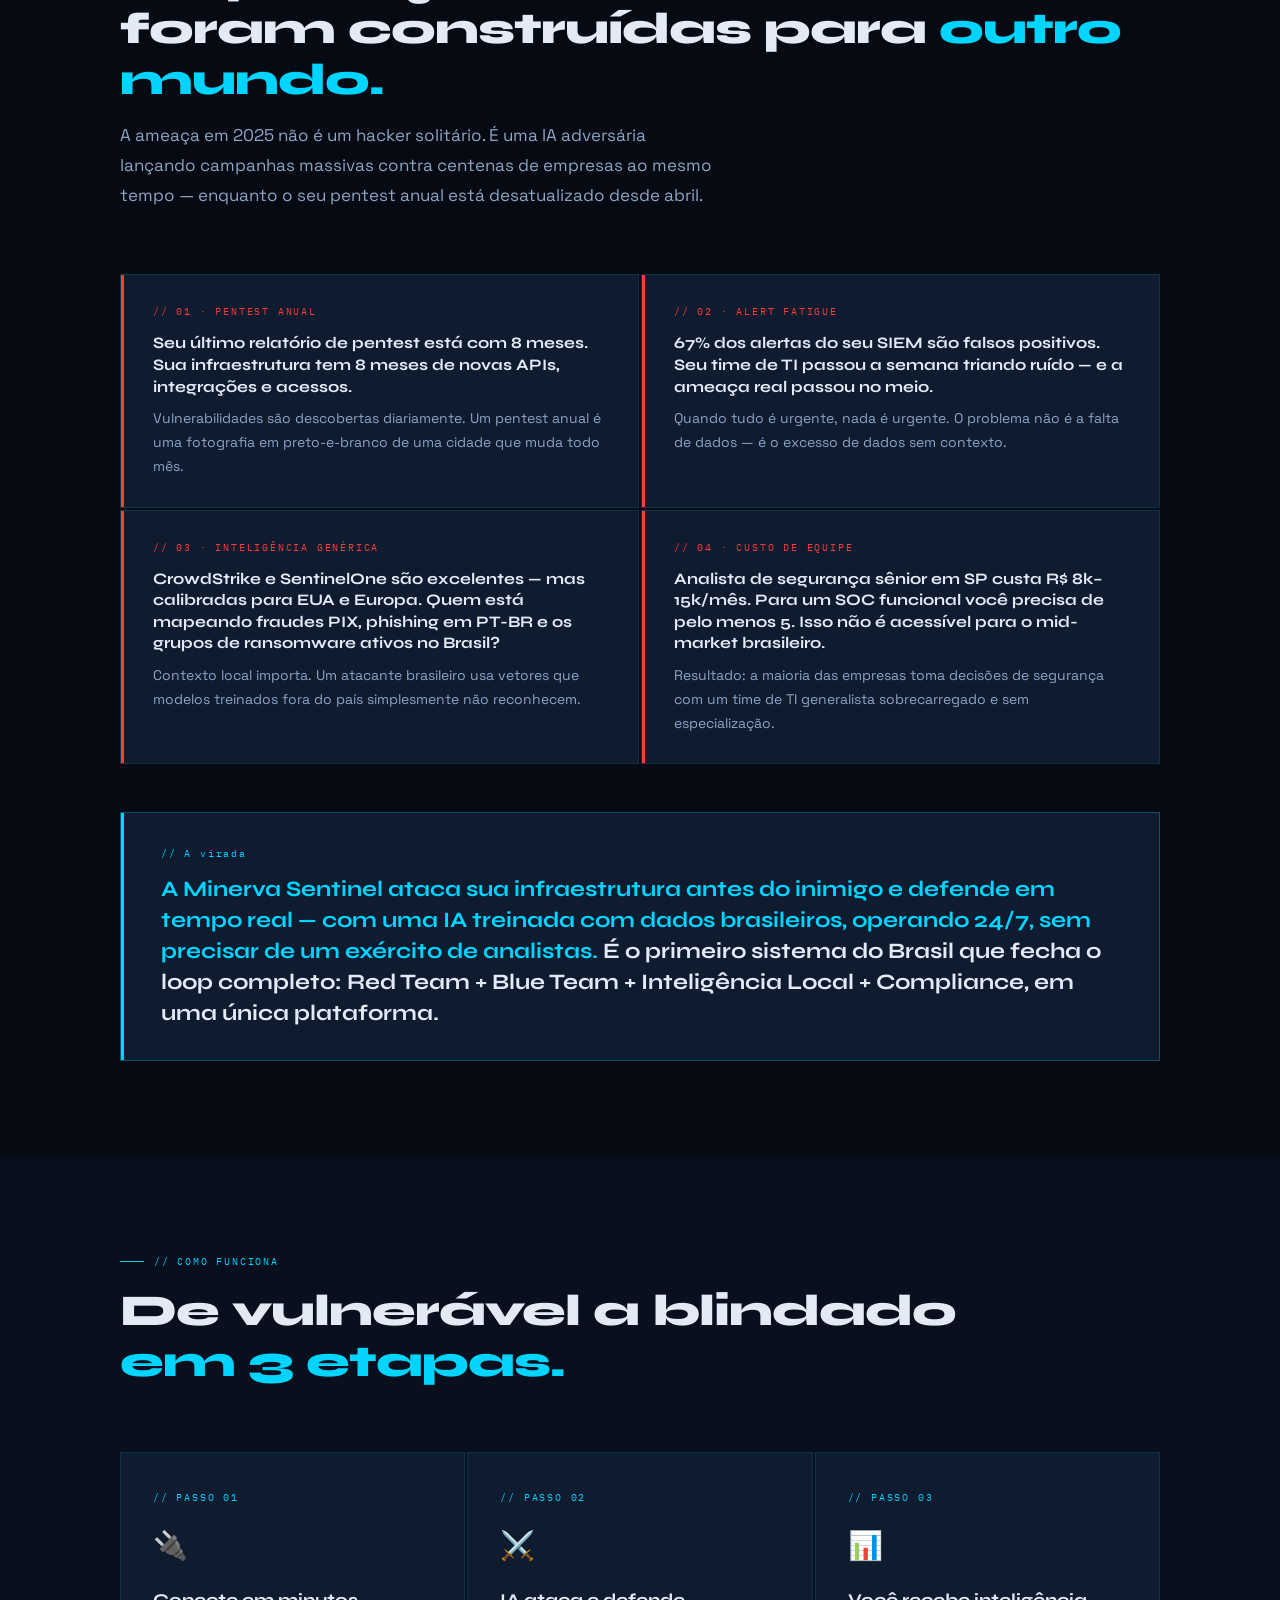
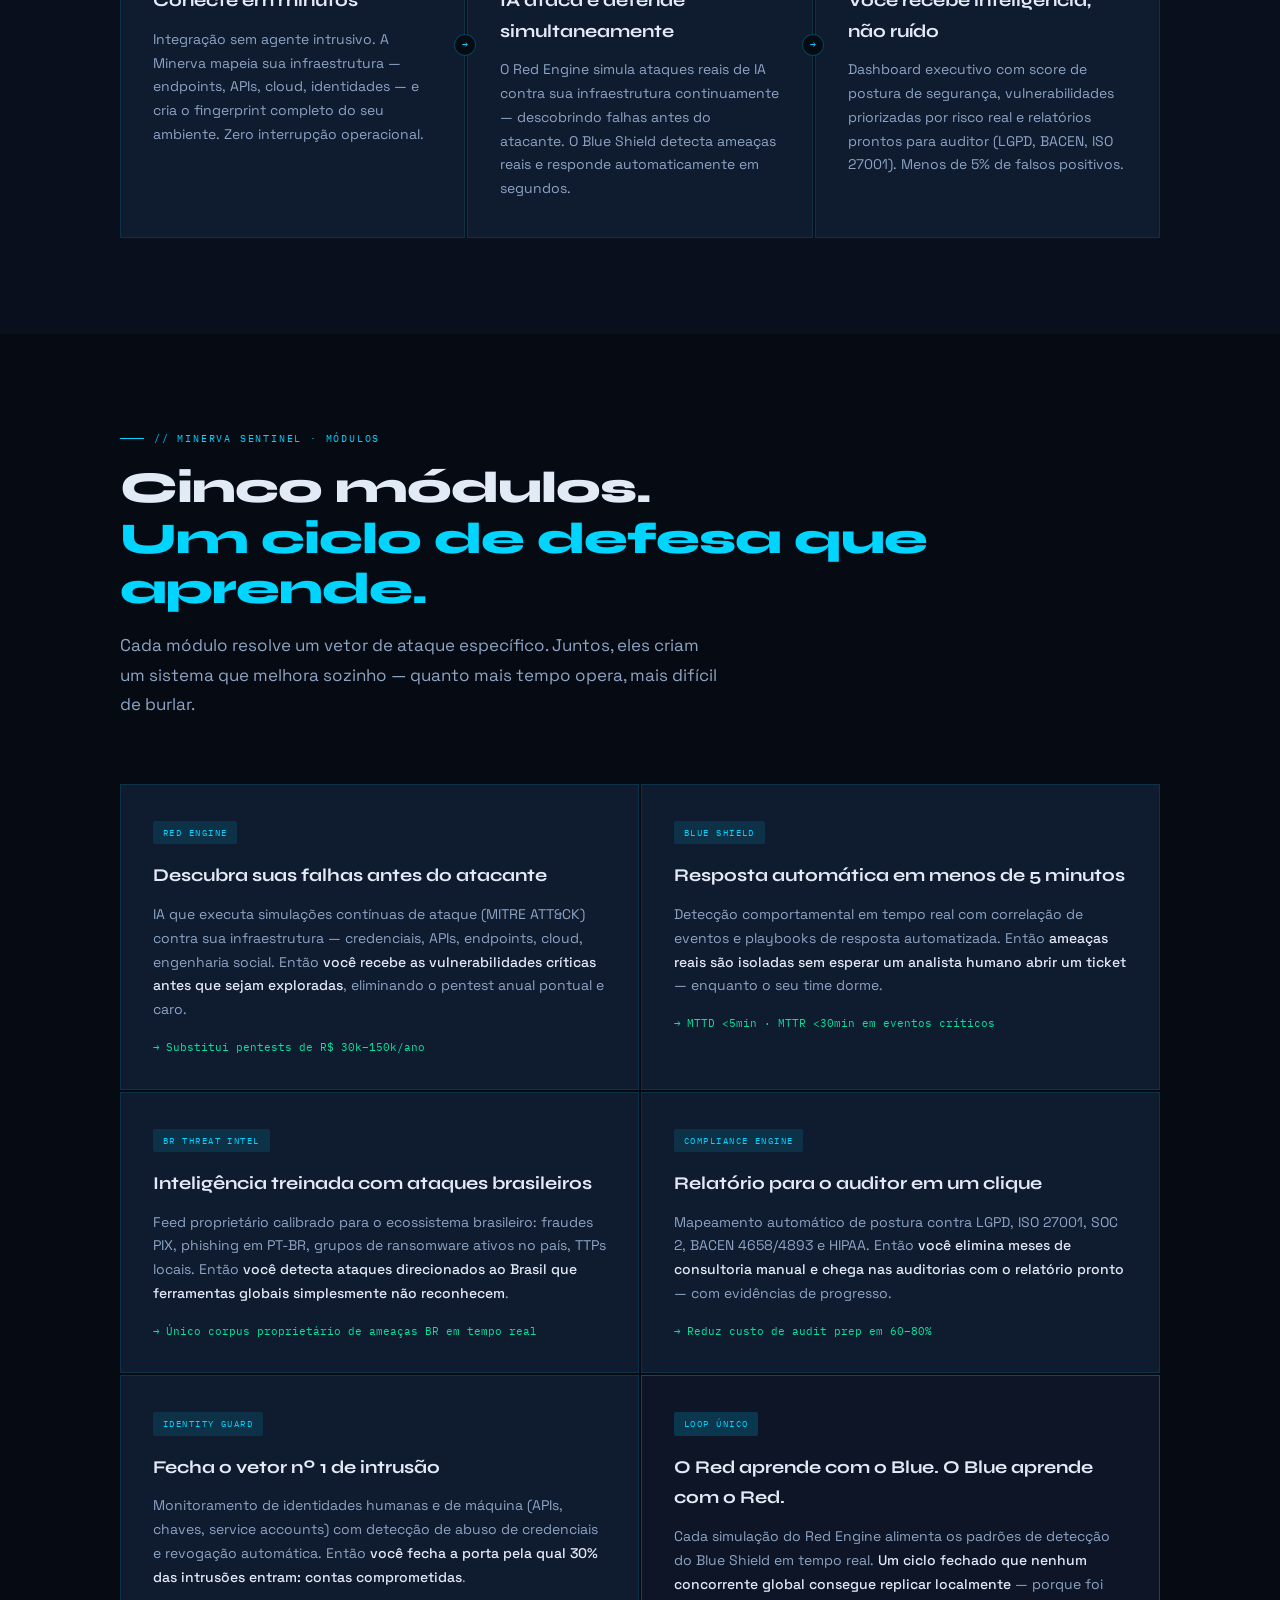
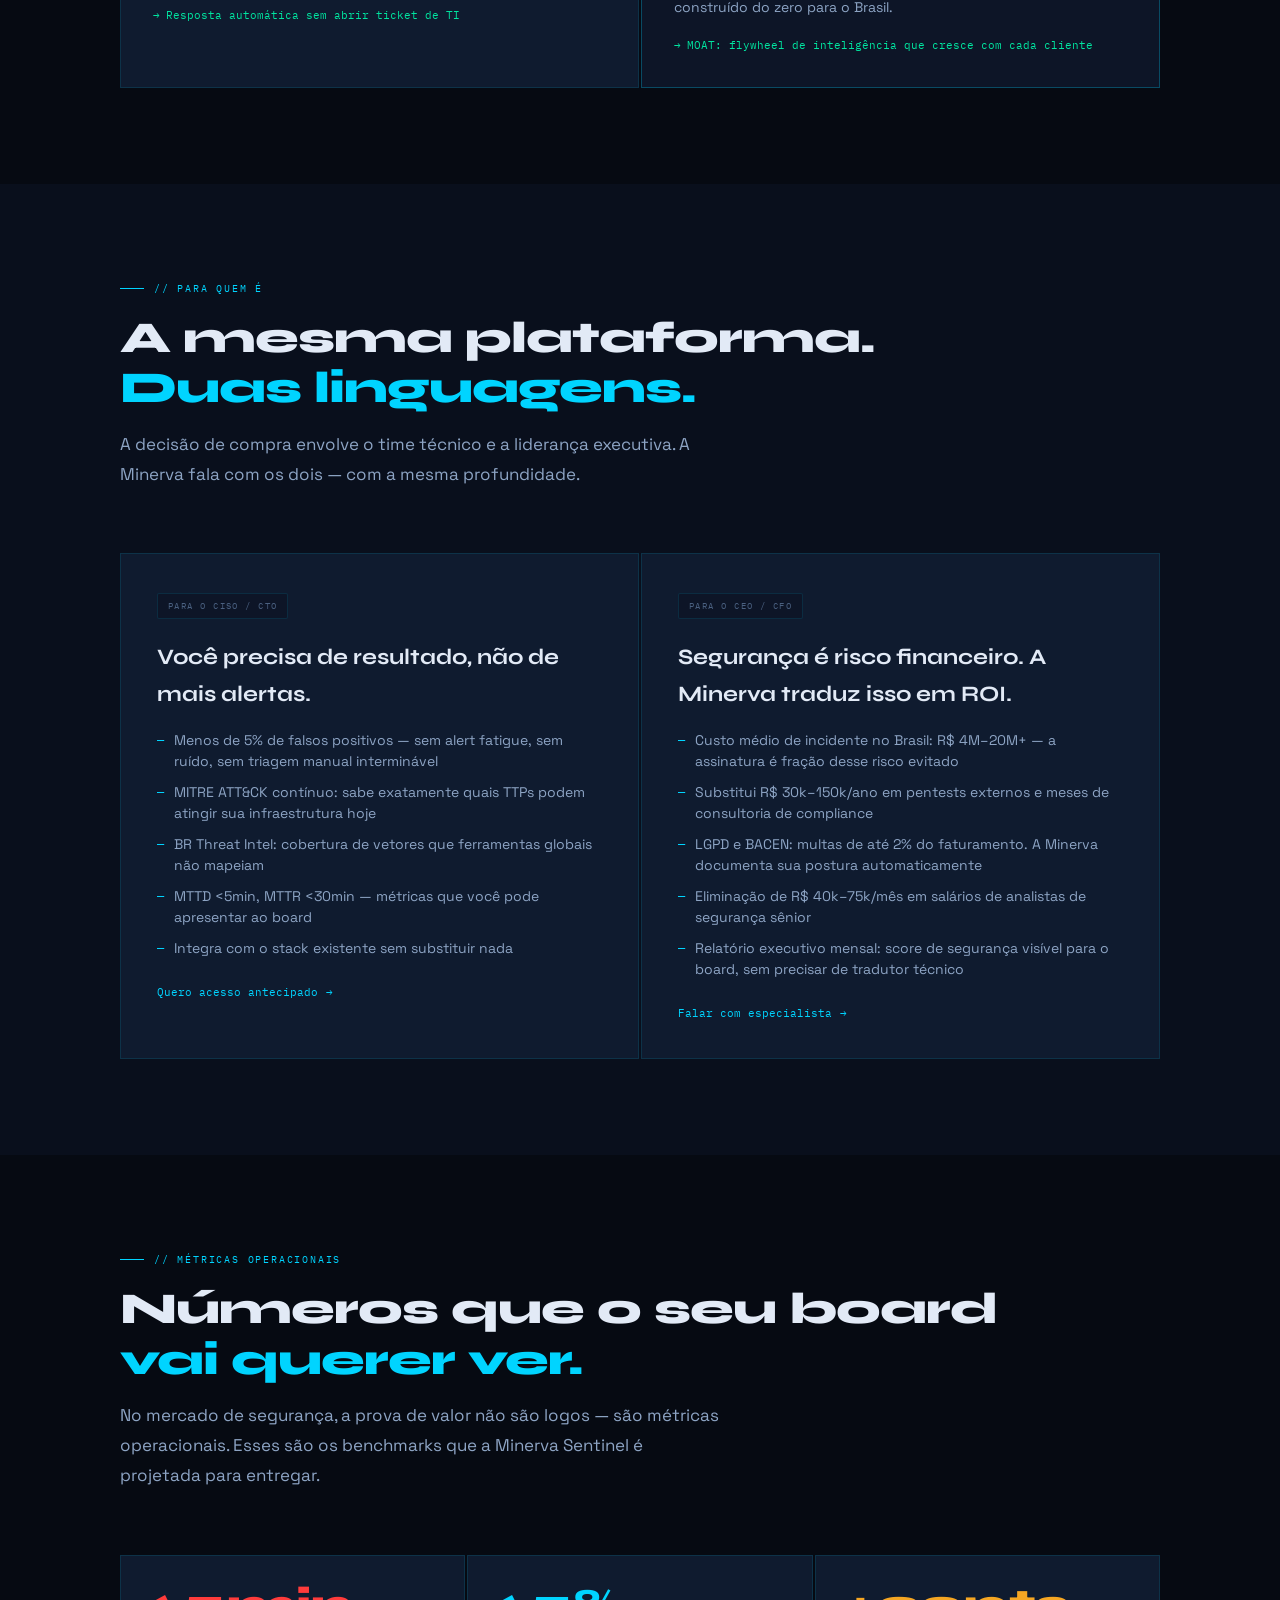
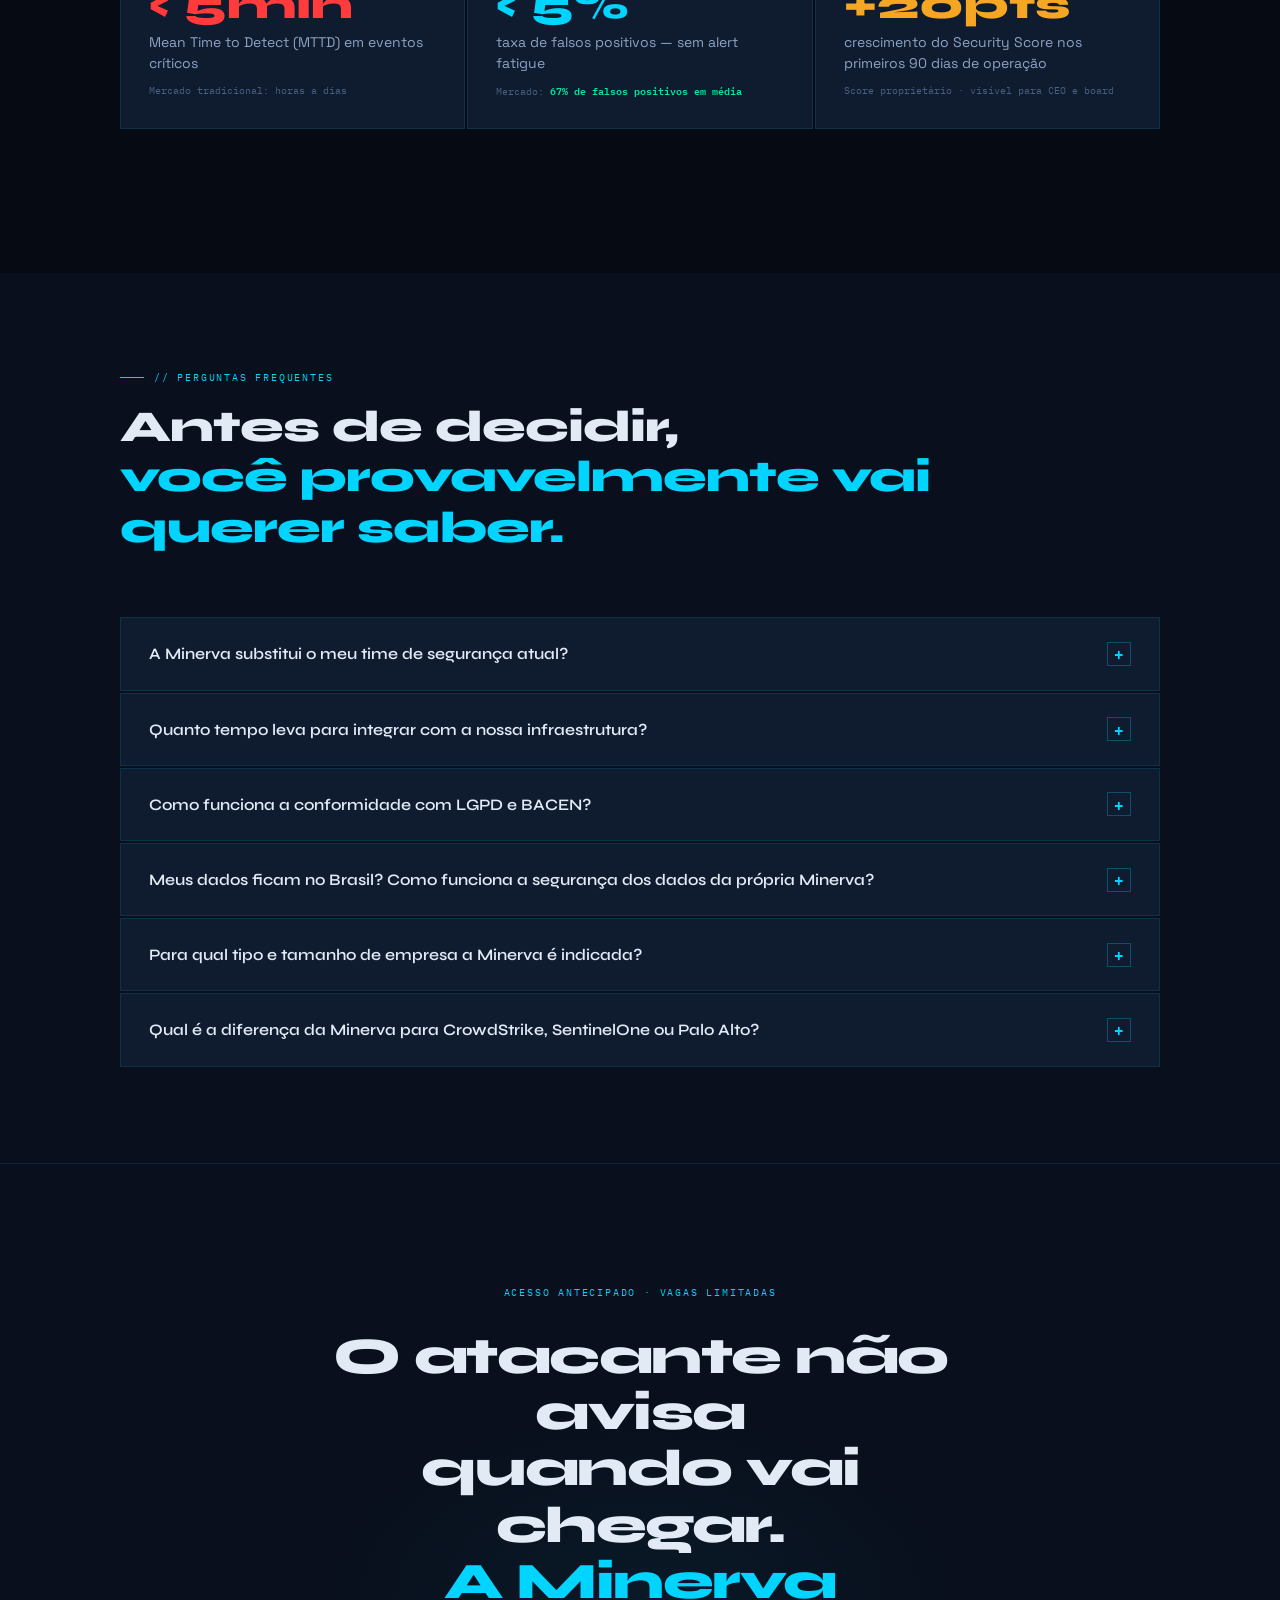
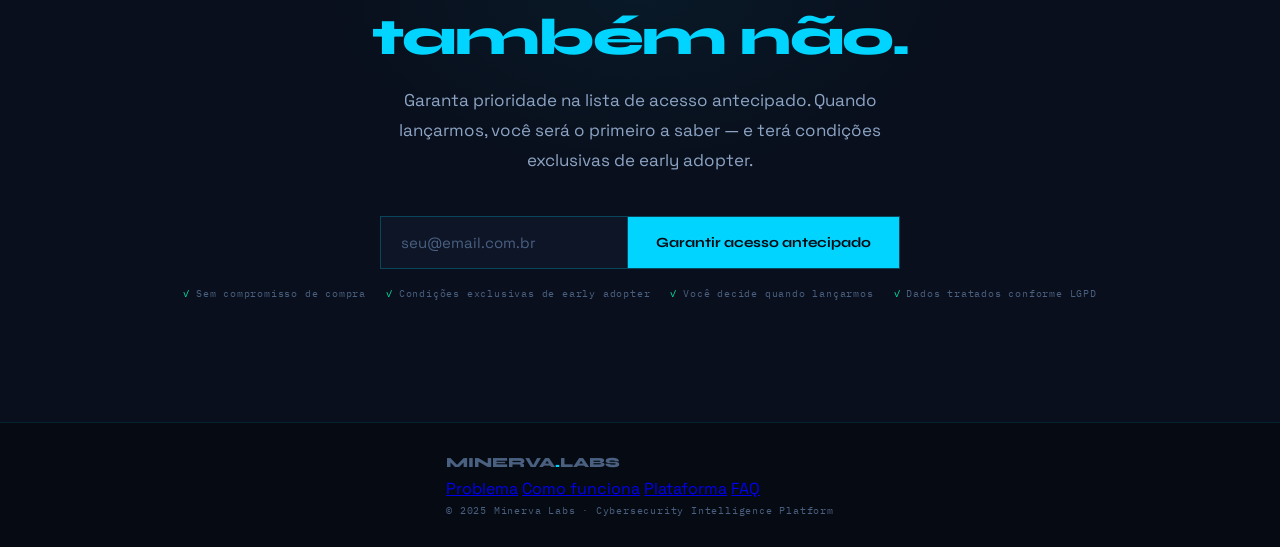
<file: minerva-labs.html>
<!DOCTYPE html>
<html lang="pt-BR">
<head>
<meta charset="UTF-8">
<meta name="viewport" content="width=device-width, initial-scale=1.0">
<meta name="description" content="Minerva Sentinel — Plataforma brasileira de cibersegurança com IA. Red Team + Blue Team unificados, inteligência de ameaças BR e compliance automático.">
<title>Minerva Labs — Plataforma de Cibersegurança com IA</title>
<link rel="preconnect" href="https://fonts.googleapis.com">
<link href="https://fonts.googleapis.com/css2?family=Space+Grotesk:wght@300;400;500;600;700&family=Syne:wght@700;800&family=IBM+Plex+Mono:wght@400;500&display=swap" rel="stylesheet">
<link rel="stylesheet" href="minerva-labs.css">
</head>
<body>

<!-- ══ NAVBAR ══ -->
<nav>
  <div class="nav-inner">
    <a href="#" class="nav-logo">MINERVA<span>.</span></a>
    <div class="nav-status">
      <div class="nav-dot"></div>
      <span>Pré-Lançamento Ativo</span>
    </div>
    <a href="#acesso" class="nav-cta">Acesso Antecipado</a>
  </div>
</nav>


<!-- ══ HERO ══ -->
<section class="hero">
  <div class="hero-grid-bg"></div>
  <div class="hero-glow-1"></div>
  <div class="hero-glow-2"></div>
  <div class="container">
    <div class="hero-layout">
      <div class="hero-content">
        <div class="tag-label">Plataforma brasileira de cibersegurança com IA</div>
        <h1 class="hero-headline">
          Sua infraestrutura<br>
          está sendo testada<br>
          agora.<br>
          <em>Você está testando<br>ela de volta?</em>
        </h1>
        <p class="hero-sub">
          A <strong>Minerva Sentinel</strong> executa Red Team e Blue Team por IA simultaneamente — descobre suas vulnerabilidades antes do atacante, detecta intrusões em tempo real e responde automaticamente. <strong>Sem contratar um time de 10 analistas.</strong>
        </p>
        <div class="cta-group">
          <a href="#acesso" class="btn-primary">Garanta acesso antecipado</a>
          <a href="#como-funciona" class="btn-ghost">Ver como funciona</a>
        </div>
        <div class="hero-microcopy">Sem compromisso · Você decide quando lançarmos</div>
      </div>

      <!-- Terminal Visual -->
      <div class="hero-visual">
        <div class="terminal">
          <div class="terminal-bar">
            <div class="terminal-dot"></div>
            <div class="terminal-dot"></div>
            <div class="terminal-dot"></div>
            <span class="terminal-title">minerva-sentinel · red-engine · live</span>
          </div>
          <div class="terminal-body">
            <span class="t-line"><span class="t-dim">[08:43:11]</span> <span class="t-cyan">»</span> Inicializando varredura contínua...</span>
            <span class="t-line"><span class="t-dim">[08:43:14]</span> <span class="t-amber">⚡</span> 3 endpoints expostos detectados</span>
            <span class="t-line"><span class="t-dim">[08:43:19]</span> <span class="t-red">⚠</span> CVE-2024-7891 · API /v2/auth sem rate-limit</span>
            <span class="t-line"><span class="t-dim">[08:43:22]</span> <span class="t-red">⚠</span> Credencial comprometida: admin@empresa.com.br</span>
            <span class="t-line"><span class="t-dim">[08:43:29]</span> <span class="t-cyan">»</span> Simulando credential stuffing em PT-BR...</span>
            <span class="t-line"><span class="t-dim">[08:43:31]</span> <span class="t-amber">⚡</span> Padrão de phishing BR identificado · confiança 96%</span>
            <span class="t-line"><span class="t-dim">[08:43:35]</span> <span class="t-green">✓</span> Blue Shield: 2 ameaças bloqueadas automaticamente</span>
            <span class="t-line"><span class="t-dim">[08:43:40]</span> <span class="t-green">✓</span> Relatório LGPD atualizado · 0 violações ativas</span>
            <span class="t-line"><span class="t-dim">[08:43:44]</span> <span class="t-cyan">»</span> Score de postura: <span class="t-amber">64</span> → <span class="t-green">81 (+17pts)</span></span>
            <span class="t-line"><span class="t-dim">[08:43:46]</span> <span class="t-dim">aguardando próximo ciclo </span><span class="t-cursor"></span></span>
          </div>
        </div>
        <div class="score-card">
          <div class="score-label">// Security Score</div>
          <div class="score-value">81</div>
          <div class="score-delta">↑ +17pts em 90 dias</div>
        </div>
      </div>
    </div>
  </div>
</section>


<!-- ══ PROOF BAR ══ -->
<div class="proof-bar">
  <div class="container">
    <div class="proof-bar-inner">
      <div class="proof-item">
        <div class="proof-num red">+32%</div>
        <div class="proof-label">crescimento global de ataques de ransomware em 2025</div>
        <div class="proof-source">→ Industrial Cyber, 2026</div>
      </div>
      <div class="proof-item">
        <div class="proof-num amber">+84%</div>
        <div class="proof-label">de aumento em infostealers para roubo de credenciais corporativas</div>
        <div class="proof-source">→ IBM X-Force, 2025</div>
      </div>
      <div class="proof-item">
        <div class="proof-num red">75%</div>
        <div class="proof-label">das organizações já sofreram ataques de supply chain</div>
        <div class="proof-source">→ Gartner, 2024</div>
      </div>
      <div class="proof-item">
        <div class="proof-num">67%</div>
        <div class="proof-label">dos alertas de SIEMs tradicionais são falsos positivos</div>
        <div class="proof-source">→ média de mercado</div>
      </div>
    </div>
  </div>
</div>


<!-- ══ BADGE BAR ══ -->
<div class="badge-bar">
  <div class="container">
    <div class="badge-list">
      <span class="tag-label" style="margin-right: 8px; flex-shrink: 0;">Tecnologia</span>
      <span class="badge">AI-Powered</span>
      <span class="badge">Red + Blue Team Unificado</span>
      <span class="badge">LGPD Nativo</span>
      <span class="badge">BR Threat Intel · PT-BR</span>
      <span class="badge">Compliance Engine</span>
      <span class="badge">BACEN 4658 / ISO 27001 / SOC 2</span>
    </div>
  </div>
</div>


<!-- ══ PROBLEMA ══ -->
<section class="section" id="problema">
  <div class="container">
    <div class="section-header reveal">
      <div class="tag-label">// O problema</div>
      <h2 class="section-title">Suas ferramentas de segurança<br>foram construídas para <em>outro mundo.</em></h2>
      <p class="section-sub">A ameaça em 2025 não é um hacker solitário. É uma IA adversária lançando campanhas massivas contra centenas de empresas ao mesmo tempo — enquanto o seu pentest anual está desatualizado desde abril.</p>
    </div>

    <div class="pas-grid">
      <div class="pas-card reveal">
        <div class="pas-card-num">// 01 · PENTEST ANUAL</div>
        <div class="pas-card-q">Seu último relatório de pentest está com 8 meses. Sua infraestrutura tem 8 meses de novas APIs, integrações e acessos.</div>
        <div class="pas-card-a">Vulnerabilidades são descobertas diariamente. Um pentest anual é uma fotografia em preto-e-branco de uma cidade que muda todo mês.</div>
      </div>
      <div class="pas-card reveal">
        <div class="pas-card-num">// 02 · ALERT FATIGUE</div>
        <div class="pas-card-q">67% dos alertas do seu SIEM são falsos positivos. Seu time de TI passou a semana triando ruído — e a ameaça real passou no meio.</div>
        <div class="pas-card-a">Quando tudo é urgente, nada é urgente. O problema não é a falta de dados — é o excesso de dados sem contexto.</div>
      </div>
      <div class="pas-card reveal">
        <div class="pas-card-num">// 03 · INTELIGÊNCIA GENÉRICA</div>
        <div class="pas-card-q">CrowdStrike e SentinelOne são excelentes — mas calibradas para EUA e Europa. Quem está mapeando fraudes PIX, phishing em PT-BR e os grupos de ransomware ativos no Brasil?</div>
        <div class="pas-card-a">Contexto local importa. Um atacante brasileiro usa vetores que modelos treinados fora do país simplesmente não reconhecem.</div>
      </div>
      <div class="pas-card reveal">
        <div class="pas-card-num">// 04 · CUSTO DE EQUIPE</div>
        <div class="pas-card-q">Analista de segurança sênior em SP custa R$ 8k–15k/mês. Para um SOC funcional você precisa de pelo menos 5. Isso não é acessível para o mid-market brasileiro.</div>
        <div class="pas-card-a">Resultado: a maioria das empresas toma decisões de segurança com um time de TI generalista sobrecarregado e sem especialização.</div>
      </div>
    </div>

    <div class="pas-solution reveal">
      <div class="pas-solution-label">// A virada</div>
      <p class="pas-solution-text">
        <strong>A Minerva Sentinel ataca sua infraestrutura antes do inimigo e defende em tempo real — com uma IA treinada com dados brasileiros, operando 24/7, sem precisar de um exército de analistas.</strong> É o primeiro sistema do Brasil que fecha o loop completo: Red Team + Blue Team + Inteligência Local + Compliance, em uma única plataforma.
      </p>
    </div>
  </div>
</section>


<!-- ══ COMO FUNCIONA ══ -->
<section class="section alt" id="como-funciona">
  <div class="container">
    <div class="section-header reveal">
      <div class="tag-label">// Como funciona</div>
      <h2 class="section-title">De vulnerável a blindado<br><em>em 3 etapas.</em></h2>
    </div>
    <div class="steps">
      <div class="step reveal">
        <div class="step-num">// PASSO 01</div>
        <span class="step-icon">🔌</span>
        <div class="step-title">Conecte em minutos</div>
        <div class="step-desc">Integração sem agente intrusivo. A Minerva mapeia sua infraestrutura — endpoints, APIs, cloud, identidades — e cria o fingerprint completo do seu ambiente. Zero interrupção operacional.</div>
        <div class="step-connector">→</div>
      </div>
      <div class="step reveal">
        <div class="step-num">// PASSO 02</div>
        <span class="step-icon">⚔️</span>
        <div class="step-title">IA ataca e defende simultaneamente</div>
        <div class="step-desc">O Red Engine simula ataques reais de IA contra sua infraestrutura continuamente — descobrindo falhas antes do atacante. O Blue Shield detecta ameaças reais e responde automaticamente em segundos.</div>
        <div class="step-connector">→</div>
      </div>
      <div class="step reveal">
        <div class="step-num">// PASSO 03</div>
        <span class="step-icon">📊</span>
        <div class="step-title">Você recebe inteligência, não ruído</div>
        <div class="step-desc">Dashboard executivo com score de postura de segurança, vulnerabilidades priorizadas por risco real e relatórios prontos para auditor (LGPD, BACEN, ISO 27001). Menos de 5% de falsos positivos.</div>
      </div>
    </div>
  </div>
</section>


<!-- ══ MÓDULOS ══ -->
<section class="section" id="plataforma">
  <div class="container">
    <div class="section-header reveal">
      <div class="tag-label">// Minerva Sentinel · Módulos</div>
      <h2 class="section-title">Cinco módulos.<br><em>Um ciclo de defesa que aprende.</em></h2>
      <p class="section-sub">Cada módulo resolve um vetor de ataque específico. Juntos, eles criam um sistema que melhora sozinho — quanto mais tempo opera, mais difícil de burlar.</p>
    </div>
    <div class="features-grid">
      <div class="feature-card reveal">
        <span class="feature-tag">Red Engine</span>
        <div class="feature-title">Descubra suas falhas antes do atacante</div>
        <div class="feature-bridge">IA que executa simulações contínuas de ataque (MITRE ATT&amp;CK) contra sua infraestrutura — credenciais, APIs, endpoints, cloud, engenharia social. Então <strong>você recebe as vulnerabilidades críticas antes que sejam exploradas</strong>, eliminando o pentest anual pontual e caro.</div>
        <div class="feature-metric">Substitui pentests de R$ 30k–150k/ano</div>
      </div>
      <div class="feature-card reveal">
        <span class="feature-tag">Blue Shield</span>
        <div class="feature-title">Resposta automática em menos de 5 minutos</div>
        <div class="feature-bridge">Detecção comportamental em tempo real com correlação de eventos e playbooks de resposta automatizada. Então <strong>ameaças reais são isoladas sem esperar um analista humano abrir um ticket</strong> — enquanto o seu time dorme.</div>
        <div class="feature-metric">MTTD &lt;5min · MTTR &lt;30min em eventos críticos</div>
      </div>
      <div class="feature-card reveal">
        <span class="feature-tag">BR Threat Intel</span>
        <div class="feature-title">Inteligência treinada com ataques brasileiros</div>
        <div class="feature-bridge">Feed proprietário calibrado para o ecossistema brasileiro: fraudes PIX, phishing em PT-BR, grupos de ransomware ativos no país, TTPs locais. Então <strong>você detecta ataques direcionados ao Brasil que ferramentas globais simplesmente não reconhecem</strong>.</div>
        <div class="feature-metric">Único corpus proprietário de ameaças BR em tempo real</div>
      </div>
      <div class="feature-card reveal">
        <span class="feature-tag">Compliance Engine</span>
        <div class="feature-title">Relatório para o auditor em um clique</div>
        <div class="feature-bridge">Mapeamento automático de postura contra LGPD, ISO 27001, SOC 2, BACEN 4658/4893 e HIPAA. Então <strong>você elimina meses de consultoria manual e chega nas auditorias com o relatório pronto</strong> — com evidências de progresso.</div>
        <div class="feature-metric">Reduz custo de audit prep em 60–80%</div>
      </div>
      <div class="feature-card reveal">
        <span class="feature-tag">Identity Guard</span>
        <div class="feature-title">Fecha o vetor nº 1 de intrusão</div>
        <div class="feature-bridge">Monitoramento de identidades humanas e de máquina (APIs, chaves, service accounts) com detecção de abuso de credenciais e revogação automática. Então <strong>você fecha a porta pela qual 30% das intrusões entram: contas comprometidas</strong>.</div>
        <div class="feature-metric">Resposta automática sem abrir ticket de TI</div>
      </div>
      <div class="feature-card reveal" style="background: var(--bg-3); border-color: var(--border-2);">
        <span class="feature-tag" style="background: rgba(0,212,255,0.18); color: var(--cyan);">Loop Único</span>
        <div class="feature-title">O Red aprende com o Blue. O Blue aprende com o Red.</div>
        <div class="feature-bridge">Cada simulação do Red Engine alimenta os padrões de detecção do Blue Shield em tempo real. <strong>Um ciclo fechado que nenhum concorrente global consegue replicar localmente</strong> — porque foi construído do zero para o Brasil.</div>
        <div class="feature-metric">MOAT: flywheel de inteligência que cresce com cada cliente</div>
      </div>
    </div>
  </div>
</section>


<!-- ══ PARA QUEM É ══ -->
<section class="section alt">
  <div class="container">
    <div class="section-header reveal">
      <div class="tag-label">// Para quem é</div>
      <h2 class="section-title">A mesma plataforma.<br><em>Duas linguagens.</em></h2>
      <p class="section-sub">A decisão de compra envolve o time técnico e a liderança executiva. A Minerva fala com os dois — com a mesma profundidade.</p>
    </div>
    <div class="audience-grid">
      <div class="audience-card reveal">
        <span class="audience-badge">Para o CISO / CTO</span>
        <div class="audience-role">Você precisa de resultado, não de mais alertas.</div>
        <ul class="audience-pains">
          <li>Menos de 5% de falsos positivos — sem alert fatigue, sem ruído, sem triagem manual interminável</li>
          <li>MITRE ATT&amp;CK contínuo: sabe exatamente quais TTPs podem atingir sua infraestrutura hoje</li>
          <li>BR Threat Intel: cobertura de vetores que ferramentas globais não mapeiam</li>
          <li>MTTD &lt;5min, MTTR &lt;30min — métricas que você pode apresentar ao board</li>
          <li>Integra com o stack existente sem substituir nada</li>
        </ul>
        <a href="#acesso" class="audience-cta">Quero acesso antecipado</a>
      </div>
      <div class="audience-card reveal">
        <span class="audience-badge">Para o CEO / CFO</span>
        <div class="audience-role">Segurança é risco financeiro. A Minerva traduz isso em ROI.</div>
        <ul class="audience-pains">
          <li>Custo médio de incidente no Brasil: R$ 4M–20M+ — a assinatura é fração desse risco evitado</li>
          <li>Substitui R$ 30k–150k/ano em pentests externos e meses de consultoria de compliance</li>
          <li>LGPD e BACEN: multas de até 2% do faturamento. A Minerva documenta sua postura automaticamente</li>
          <li>Eliminação de R$ 40k–75k/mês em salários de analistas de segurança sênior</li>
          <li>Relatório executivo mensal: score de segurança visível para o board, sem precisar de tradutor técnico</li>
        </ul>
        <a href="#acesso" class="audience-cta">Falar com especialista</a>
      </div>
    </div>
  </div>
</section>


<!-- ══ MÉTRICAS OPERACIONAIS ══ -->
<section class="section">
  <div class="container">
    <div class="section-header reveal">
      <div class="tag-label">// Métricas operacionais</div>
      <h2 class="section-title">Números que o seu board<br><em>vai querer ver.</em></h2>
      <p class="section-sub">No mercado de segurança, a prova de valor não são logos — são métricas operacionais. Esses são os benchmarks que a Minerva Sentinel é projetada para entregar.</p>
    </div>
    <div class="threat-stats">
      <div class="threat-stat reveal">
        <div class="threat-stat-value red">&lt; 5min</div>
        <div class="threat-stat-label">Mean Time to Detect (MTTD) em eventos críticos</div>
        <div class="threat-stat-vs">Mercado tradicional: horas a dias</div>
      </div>
      <div class="threat-stat reveal">
        <div class="threat-stat-value cyan">&lt; 5%</div>
        <div class="threat-stat-label">taxa de falsos positivos — sem alert fatigue</div>
        <div class="threat-stat-vs">Mercado: <span>67% de falsos positivos em média</span></div>
      </div>
      <div class="threat-stat reveal">
        <div class="threat-stat-value amber">+20pts</div>
        <div class="threat-stat-label">crescimento do Security Score nos primeiros 90 dias de operação</div>
        <div class="threat-stat-vs">Score proprietário · visível para CEO e board</div>
      </div>
    </div>
  </div>
</section>


<!-- ══ FAQ ══ -->
<section class="section alt" id="faq">
  <div class="container">
    <div class="section-header reveal">
      <div class="tag-label">// Perguntas frequentes</div>
      <h2 class="section-title">Antes de decidir,<br><em>você provavelmente vai querer saber.</em></h2>
    </div>
    <div class="faq-list">
      <div class="faq-item reveal">
        <div class="faq-question" onclick="toggleFaq(this)">
          A Minerva substitui o meu time de segurança atual?
          <div class="faq-icon">+</div>
        </div>
        <div class="faq-answer">
          <div class="faq-answer-inner">Não — a Minerva potencializa o time que você já tem. Ela elimina o trabalho braçal de triagem de alertas e monitoramento manual, liberando seu time para focar nas decisões estratégicas que realmente precisam de julgamento humano. Para quem não tem time de segurança dedicado, a Minerva age como um SOC automatizado disponível 24/7.</div>
        </div>
      </div>
      <div class="faq-item reveal">
        <div class="faq-question" onclick="toggleFaq(this)">
          Quanto tempo leva para integrar com a nossa infraestrutura?
          <div class="faq-icon">+</div>
        </div>
        <div class="faq-answer">
          <div class="faq-answer-inner">O onboarding técnico foi projetado para ser concluído em horas, não semanas. A Minerva não exige agente intrusivo nem reestruturação de infraestrutura. Na maioria dos ambientes cloud e on-premise, o fingerprinting completo é realizado no primeiro dia. Os primeiros alertas e vulnerabilidades aparecem nas primeiras 24–48 horas.</div>
        </div>
      </div>
      <div class="faq-item reveal">
        <div class="faq-question" onclick="toggleFaq(this)">
          Como funciona a conformidade com LGPD e BACEN?
          <div class="faq-icon">+</div>
        </div>
        <div class="faq-answer">
          <div class="faq-answer-inner">O Compliance Engine mapeia automaticamente sua postura de segurança contra os requisitos da LGPD, BACEN 4658/4893, ISO 27001 e SOC 2. Ele gera relatórios prontos para auditores externos, com evidências de controles, histórico de incidentes e progresso de maturidade — eliminando meses de trabalho de consultoria manual para cada ciclo de auditoria.</div>
        </div>
      </div>
      <div class="faq-item reveal">
        <div class="faq-question" onclick="toggleFaq(this)">
          Meus dados ficam no Brasil? Como funciona a segurança dos dados da própria Minerva?
          <div class="faq-icon">+</div>
        </div>
        <div class="faq-answer">
          <div class="faq-answer-inner">Sim. A Minerva opera com infraestrutura de dados no Brasil por design — não como adaptação de uma solução global. Isso é parte do MOAT: a inteligência de ameaças brasileira só funciona se os dados de operações do cliente forem tratados com a mesma jurisdição. A arquitetura de segurança da própria Minerva é detalhada durante a fase de due diligence técnica do processo de contratação.</div>
        </div>
      </div>
      <div class="faq-item reveal">
        <div class="faq-question" onclick="toggleFaq(this)">
          Para qual tipo e tamanho de empresa a Minerva é indicada?
          <div class="faq-icon">+</div>
        </div>
        <div class="faq-answer">
          <div class="faq-answer-inner">A Minerva foi projetada para o mid-market brasileiro: empresas de 30 a 500 colaboradores com operações digitais, APIs, cloud e dados sensíveis — especialmente fintechs e bancos digitais com requisitos regulatórios BACEN, healthtechs e redes de saúde com dados de pacientes, e plataformas SaaS B2B com clientes enterprise que exigem ISO 27001 ou SOC 2. Se você tem um CTO ou CISO tomando decisões de segurança, a Minerva é para você.</div>
        </div>
      </div>
      <div class="faq-item reveal">
        <div class="faq-question" onclick="toggleFaq(this)">
          Qual é a diferença da Minerva para CrowdStrike, SentinelOne ou Palo Alto?
          <div class="faq-icon">+</div>
        </div>
        <div class="faq-answer">
          <div class="faq-answer-inner">Essas são excelentes plataformas — mas calibradas para EUA e Europa. Nenhuma delas treina sua IA com o corpus de ataques específicos ao Brasil, fraudes PIX, phishing em PT-BR, ou os grupos de ransomware ativos no país. Além disso, o loop Red+Blue da Minerva é unificado e contínuo — a mesma IA que simula ataques aprende a defender. Por fim, o custo do tier de entrada da Minerva é acessível para o mid-market brasileiro, onde as soluções enterprise americanas são proibitivas.</div>
        </div>
      </div>
    </div>
  </div>
</section>


<!-- ══ FINAL CTA ══ -->
<section class="final-cta" id="acesso">
  <div class="final-cta-glow"></div>
  <div class="container" style="position: relative; z-index: 1;">
    <div class="tag-label" style="justify-content: center; margin-bottom: 28px;"><span style="margin: 0">Acesso antecipado · Vagas limitadas</span></div>
    <h2 class="final-headline">
      O atacante não avisa<br>quando vai chegar.<br>
      <em>A Minerva também não.</em>
    </h2>
    <p class="final-sub">Garanta prioridade na lista de acesso antecipado. Quando lançarmos, você será o primeiro a saber — e terá condições exclusivas de early adopter.</p>

    <form class="final-form" onsubmit="handleSubmit(event)" novalidate>
      <input type="email" class="final-input" placeholder="seu@email.com.br" required autocomplete="email">
      <button type="submit" class="final-btn">Garantir acesso antecipado</button>
    </form>

    <div class="final-guarantee">
      <span class="final-guarantee-item">Sem compromisso de compra</span>
      <span class="final-guarantee-item">Condições exclusivas de early adopter</span>
      <span class="final-guarantee-item">Você decide quando lançarmos</span>
      <span class="final-guarantee-item">Dados tratados conforme LGPD</span>
    </div>
  </div>
</section>


<!-- ══ FOOTER ══ -->
<footer>
  <div class="container">
    <div class="footer-inner">
      <div class="footer-brand">MINERVA<span>.</span>LABS</div>
      <div class="footer-links">
        <a href="#problema">Problema</a>
        <a href="#como-funciona">Como funciona</a>
        <a href="#plataforma">Plataforma</a>
        <a href="#faq">FAQ</a>
      </div>
      <div class="footer-copy">© 2025 Minerva Labs · Cybersecurity Intelligence Platform</div>
    </div>
  </div>
</footer>


<script>
// FAQ Toggle
function toggleFaq(el) {
  const item = el.closest('.faq-item');
  const isOpen = item.classList.contains('open');
  document.querySelectorAll('.faq-item.open').forEach(i => i.classList.remove('open'));
  if (!isOpen) item.classList.add('open');
}

// Form submit
function handleSubmit(e) {
  e.preventDefault();
  const form = e.target;
  const btn = form.querySelector('.final-btn');
  const input = form.querySelector('.final-input');

  if (!input.value || !input.value.includes('@')) {
    input.style.borderBottom = '2px solid var(--red)';
    input.focus();
    return;
  }

  btn.textContent = '✓ Acesso garantido!';
  btn.disabled = true;
  input.disabled = true;
  form.style.opacity = '.7';
}

// Scroll reveal
const revealObserver = new IntersectionObserver((entries) => {
  entries.forEach(entry => {
    if (entry.isIntersecting) {
      entry.target.classList.add('visible');
      revealObserver.unobserve(entry.target);
    }
  });
}, { threshold: 0.1, rootMargin: '0px 0px -40px 0px' });

document.querySelectorAll('.reveal').forEach(el => revealObserver.observe(el));

// Navbar scroll effect
const nav = document.querySelector('nav');
window.addEventListener('scroll', () => {
  if (window.scrollY > 40) {
    nav.style.borderBottomColor = 'rgba(0,212,255,0.2)';
  } else {
    nav.style.borderBottomColor = 'var(--border)';
  }
}, { passive: true });
</script>
</body>
</html>
</file>
<file: minerva-labs.css>
:root {
  --bg:         #060A12;
  --bg-2:       #090F1C;
  --bg-3:       #0D1527;
  --bg-card:    #0F1B2F;
  --cyan:       #00D4FF;
  --cyan-dim:   rgba(0,212,255,0.12);
  --cyan-glow:  rgba(0,212,255,0.06);
  --red:        #FF3B3B;
  --amber:      #F5A623;
  --green:      #00E5A0;
  --text:       #E2EAF6;
  --text-2:     #8DA4C4;
  --text-3:     #4A6080;
  --border:     rgba(0,212,255,0.12);
  --border-2:   rgba(0,212,255,0.28);
  --mono:       'IBM Plex Mono', monospace;
  --display:    'Syne', sans-serif;
  --body:       'Space Grotesk', sans-serif;
  --max:        1120px;
  --radius:     6px;
}

*, *::before, *::after { box-sizing: border-box; margin: 0; padding: 0; }
html { scroll-behavior: smooth; }
body {
  background: var(--bg);
  color: var(--text);
  font-family: var(--body);
  font-size: 16px;
  line-height: 1.7;
  -webkit-font-smoothing: antialiased;
  overflow-x: hidden;
}

/* ── NOISE ── */
body::before {
  content: '';
  position: fixed;
  inset: 0;
  background-image: url("data:image/svg+xml,%3Csvg viewBox='0 0 200 200' xmlns='http://www.w3.org/2000/svg'%3E%3Cfilter id='n'%3E%3CfeTurbulence type='fractalNoise' baseFrequency='0.85' numOctaves='4' stitchTiles='stitch'/%3E%3C/filter%3E%3Crect width='100%25' height='100%25' filter='url(%23n)' opacity='0.04'/%3E%3C/svg%3E");
  pointer-events: none;
  z-index: 0;
  opacity: 0.35;
}

/* ── UTIL ── */
.container { max-width: var(--max); margin: 0 auto; padding: 0 40px; }
.mono { font-family: var(--mono); }
.tag-label {
  font-family: var(--mono);
  font-size: 10px;
  letter-spacing: .18em;
  text-transform: uppercase;
  color: var(--cyan);
  display: flex;
  align-items: center;
  gap: 10px;
}
.tag-label::before {
  content: '';
  display: block;
  width: 24px; height: 1px;
  background: var(--cyan);
  flex-shrink: 0;
}

/* ── ANIMATIONS ── */
@keyframes pulse-glow {
  0%, 100% { box-shadow: 0 0 0 0 rgba(0,212,255,0); }
  50% { box-shadow: 0 0 24px 4px rgba(0,212,255,0.2); }
}
@keyframes scan-line {
  0% { transform: translateY(-100%); opacity: 0; }
  10% { opacity: 1; }
  90% { opacity: 1; }
  100% { transform: translateY(400px); opacity: 0; }
}
@keyframes blink {
  0%, 49% { opacity: 1; }
  50%, 100% { opacity: 0; }
}
@keyframes float-up {
  from { opacity: 0; transform: translateY(24px); }
  to { opacity: 1; transform: translateY(0); }
}
@keyframes counter-tick {
  from { transform: translateY(8px); opacity: 0; }
  to { transform: translateY(0); opacity: 1; }
}

/* ── NAVBAR ── */
nav {
  position: fixed;
  top: 0; left: 0; right: 0;
  z-index: 100;
  border-bottom: 1px solid var(--border);
  background: rgba(6,10,18,0.85);
  backdrop-filter: blur(20px);
}
.nav-inner {
  max-width: var(--max);
  margin: 0 auto;
  padding: 0 40px;
  height: 64px;
  display: flex;
  align-items: center;
  justify-content: space-between;
}
.nav-logo {
  font-family: var(--display);
  font-size: 20px;
  font-weight: 800;
  letter-spacing: -0.5px;
  color: var(--text);
  text-decoration: none;
}
.nav-logo span { color: var(--cyan); }
.nav-cta {
  background: transparent;
  border: 1px solid var(--cyan);
  color: var(--cyan);
  font-family: var(--mono);
  font-size: 11px;
  letter-spacing: .12em;
  text-transform: uppercase;
  padding: 10px 20px;
  cursor: pointer;
  text-decoration: none;
  transition: background .2s, color .2s;
}
.nav-cta:hover { background: var(--cyan-dim); }
.nav-status {
  display: flex;
  align-items: center;
  gap: 8px;
  font-family: var(--mono);
  font-size: 10px;
  color: var(--text-3);
}
.nav-dot {
  width: 6px; height: 6px;
  border-radius: 50%;
  background: var(--amber);
  animation: pulse-glow 2s infinite;
}

/* ── HERO ── */
.hero {
  min-height: 100vh;
  padding: 140px 0 100px;
  display: flex;
  align-items: center;
  position: relative;
  overflow: hidden;
}
.hero-grid-bg {
  position: absolute;
  inset: 0;
  background-image:
    linear-gradient(rgba(0,212,255,0.03) 1px, transparent 1px),
    linear-gradient(90deg, rgba(0,212,255,0.03) 1px, transparent 1px);
  background-size: 64px 64px;
  mask-image: radial-gradient(ellipse 80% 60% at 60% 40%, rgba(0,0,0,0.5) 0%, transparent 80%);
  pointer-events: none;
}
.hero-glow-1 {
  position: absolute;
  top: -100px; right: -100px;
  width: 600px; height: 600px;
  background: radial-gradient(circle, rgba(0,212,255,0.06) 0%, transparent 65%);
  pointer-events: none;
}
.hero-glow-2 {
  position: absolute;
  bottom: -200px; left: -50px;
  width: 500px; height: 500px;
  background: radial-gradient(circle, rgba(255,59,59,0.04) 0%, transparent 65%);
  pointer-events: none;
}
.hero-layout {
  display: grid;
  grid-template-columns: 1fr 480px;
  gap: 80px;
  align-items: center;
}
.hero-content { animation: float-up .7s ease both; }
.hero-content .tag-label { margin-bottom: 28px; }
.hero-headline {
  font-family: var(--display);
  font-size: clamp(36px, 4.5vw, 58px);
  font-weight: 800;
  line-height: 1.08;
  letter-spacing: -1.5px;
  color: var(--text);
  margin-bottom: 24px;
}
.hero-headline em {
  font-style: normal;
  color: var(--cyan);
}
.hero-headline .strike {
  position: relative;
  color: var(--text-3);
  text-decoration: none;
}
.hero-headline .strike::after {
  content: '';
  position: absolute;
  left: 0; right: 0;
  top: 50%;
  height: 2px;
  background: var(--red);
  transform: rotate(-1deg);
}
.hero-sub {
  font-size: 17px;
  color: var(--text-2);
  max-width: 540px;
  line-height: 1.75;
  margin-bottom: 40px;
}
.hero-sub strong { color: var(--text); font-weight: 600; }
.cta-group {
  display: flex;
  align-items: center;
  gap: 20px;
  flex-wrap: wrap;
  margin-bottom: 48px;
}
.btn-primary {
  background: var(--cyan);
  color: var(--bg);
  border: none;
  font-family: var(--display);
  font-size: 14px;
  font-weight: 700;
  letter-spacing: .02em;
  padding: 15px 32px;
  cursor: pointer;
  text-decoration: none;
  display: inline-block;
  transition: opacity .2s, transform .15s;
  animation: pulse-glow 3s ease-in-out infinite;
}
.btn-primary:hover { opacity: .9; transform: translateY(-1px); }
.btn-ghost {
  background: transparent;
  border: 1px solid var(--border-2);
  color: var(--text-2);
  font-family: var(--mono);
  font-size: 11px;
  letter-spacing: .12em;
  text-transform: uppercase;
  padding: 14px 24px;
  cursor: pointer;
  text-decoration: none;
  display: inline-block;
  transition: border-color .2s, color .2s;
}
.btn-ghost:hover { border-color: var(--cyan); color: var(--cyan); }
.hero-microcopy {
  display: flex;
  align-items: center;
  gap: 6px;
  font-family: var(--mono);
  font-size: 11px;
  color: var(--text-3);
}
.hero-microcopy::before {
  content: '›';
  color: var(--cyan);
  font-size: 14px;
}
/* HERO VISUAL — Terminal / Dashboard Mock */
.hero-visual {
  position: relative;
  animation: float-up .9s .2s ease both;
}
.terminal {
  background: var(--bg-2);
  border: 1px solid var(--border);
  border-radius: var(--radius);
  overflow: hidden;
  box-shadow: 0 32px 80px rgba(0,0,0,0.5), 0 0 0 1px var(--border);
}
.terminal-bar {
  background: var(--bg-3);
  padding: 12px 16px;
  display: flex;
  align-items: center;
  gap: 6px;
  border-bottom: 1px solid var(--border);
}
.terminal-dot {
  width: 10px; height: 10px; border-radius: 50%;
}
.terminal-dot:nth-child(1) { background: #FF5F57; }
.terminal-dot:nth-child(2) { background: #FFBD2E; }
.terminal-dot:nth-child(3) { background: #28CA40; }
.terminal-title {
  margin-left: 8px;
  font-family: var(--mono);
  font-size: 11px;
  color: var(--text-3);
}
.terminal-body {
  padding: 20px;
  font-family: var(--mono);
  font-size: 12px;
  line-height: 1.8;
  position: relative;
  overflow: hidden;
  min-height: 300px;
}
.terminal-body::after {
  content: '';
  position: absolute;
  left: 0; right: 0;
  height: 2px;
  background: linear-gradient(90deg, transparent, var(--cyan), transparent);
  opacity: .4;
  animation: scan-line 4s ease-in-out 1s infinite;
}
.t-dim { color: var(--text-3); }
.t-cyan { color: var(--cyan); }
.t-red { color: var(--red); }
.t-green { color: var(--green); }
.t-amber { color: var(--amber); }
.t-line { display: block; }
.t-cursor::after {
  content: '▊';
  animation: blink 1s infinite;
  font-size: 11px;
}

/* Score card overlay */
.score-card {
  position: absolute;
  bottom: -20px;
  right: -20px;
  background: var(--bg-card);
  border: 1px solid var(--border-2);
  border-radius: var(--radius);
  padding: 16px 20px;
  box-shadow: 0 20px 40px rgba(0,0,0,.5);
  min-width: 200px;
}
.score-label {
  font-family: var(--mono);
  font-size: 9px;
  letter-spacing: .18em;
  color: var(--text-3);
  text-transform: uppercase;
  margin-bottom: 6px;
}
.score-value {
  font-family: var(--display);
  font-size: 40px;
  font-weight: 800;
  color: var(--amber);
  line-height: 1;
  margin-bottom: 4px;
}
.score-delta {
  font-family: var(--mono);
  font-size: 11px;
  color: var(--green);
}

/* ── PROOF BAR ── */
.proof-bar {
  border-top: 1px solid var(--border);
  border-bottom: 1px solid var(--border);
  background: var(--bg-2);
  padding: 18px 0;
}
.proof-bar-inner {
  display: grid;
  grid-template-columns: repeat(4, 1fr);
  divide-x: 1px solid var(--border);
  gap: 1px;
}
.proof-item {
  padding: 12px 32px;
  border-left: 1px solid var(--border);
  display: flex;
  flex-direction: column;
  gap: 2px;
}
.proof-item:first-child { border-left: none; }
.proof-num {
  font-family: var(--display);
  font-size: 26px;
  font-weight: 800;
  color: var(--cyan);
  line-height: 1;
}
.proof-num.red { color: var(--red); }
.proof-num.amber { color: var(--amber); }
.proof-label {
  font-size: 12px;
  color: var(--text-3);
  line-height: 1.4;
}
.proof-source {
  font-family: var(--mono);
  font-size: 9px;
  color: var(--text-3);
  margin-top: 2px;
  opacity: .6;
}

/* ── BADGES ── */
.badge-bar {
  padding: 24px 0;
  background: var(--bg);
  border-bottom: 1px solid var(--border);
}
.badge-list {
  display: flex;
  align-items: center;
  gap: 12px;
  flex-wrap: wrap;
}
.badge {
  display: inline-flex;
  align-items: center;
  gap: 6px;
  font-family: var(--mono);
  font-size: 10px;
  letter-spacing: .12em;
  text-transform: uppercase;
  color: var(--text-3);
  padding: 6px 14px;
  border: 1px solid var(--border);
  border-radius: 2px;
  background: var(--bg-2);
}
.badge::before {
  content: '';
  width: 6px; height: 6px;
  border-radius: 50%;
  background: var(--cyan);
  flex-shrink: 0;
}

/* ── SECTION WRAPPER ── */
.section { padding: 96px 0; position: relative; }
.section.alt { background: var(--bg-2); }
.section-header {
  margin-bottom: 64px;
}
.section-title {
  font-family: var(--display);
  font-size: clamp(28px, 3.5vw, 44px);
  font-weight: 800;
  letter-spacing: -1px;
  color: var(--text);
  margin-top: 16px;
  line-height: 1.15;
}
.section-title em {
  font-style: normal;
  color: var(--cyan);
}
.section-sub {
  font-size: 17px;
  color: var(--text-2);
  max-width: 600px;
  line-height: 1.75;
  margin-top: 16px;
}

/* ── PAS BLOCK ── */
.pas-grid {
  display: grid;
  grid-template-columns: 1fr 1fr;
  gap: 2px;
  margin-bottom: 48px;
}
.pas-card {
  background: var(--bg-card);
  border: 1px solid var(--border);
  padding: 28px 32px;
  position: relative;
  overflow: hidden;
}
.pas-card::before {
  content: '';
  position: absolute;
  top: 0; left: 0;
  width: 3px; height: 100%;
  background: var(--red);
}
.pas-card-num {
  font-family: var(--mono);
  font-size: 10px;
  color: var(--red);
  letter-spacing: .18em;
  margin-bottom: 12px;
}
.pas-card-q {
  font-family: var(--display);
  font-size: 16px;
  font-weight: 700;
  color: var(--text);
  margin-bottom: 10px;
  line-height: 1.35;
}
.pas-card-a {
  font-size: 14px;
  color: var(--text-2);
  line-height: 1.7;
}
.pas-solution {
  background: var(--bg-card);
  border: 1px solid var(--border-2);
  padding: 32px 40px;
  position: relative;
  overflow: hidden;
}
.pas-solution::before {
  content: '';
  position: absolute;
  top: 0; left: 0;
  width: 3px; height: 100%;
  background: var(--cyan);
}
.pas-solution-label {
  font-family: var(--mono);
  font-size: 10px;
  color: var(--cyan);
  letter-spacing: .18em;
  margin-bottom: 12px;
}
.pas-solution-text {
  font-family: var(--display);
  font-size: 22px;
  font-weight: 700;
  color: var(--text);
  line-height: 1.4;
}
.pas-solution-text strong { color: var(--cyan); }

/* ── HOW IT WORKS ── */
.steps {
  display: grid;
  grid-template-columns: repeat(3, 1fr);
  gap: 2px;
}
.step {
  background: var(--bg-card);
  border: 1px solid var(--border);
  padding: 36px 32px;
  position: relative;
  transition: border-color .25s;
}
.step:hover { border-color: var(--border-2); }
.step-num {
  font-family: var(--mono);
  font-size: 10px;
  color: var(--cyan);
  letter-spacing: .18em;
  margin-bottom: 16px;
}
.step-icon {
  font-size: 28px;
  margin-bottom: 16px;
  display: block;
}
.step-title {
  font-family: var(--display);
  font-size: 18px;
  font-weight: 700;
  color: var(--text);
  margin-bottom: 12px;
}
.step-desc {
  font-size: 14px;
  color: var(--text-2);
  line-height: 1.7;
}
.step-connector {
  position: absolute;
  top: 50%;
  right: -12px;
  width: 22px; height: 22px;
  background: var(--bg);
  border: 1px solid var(--border-2);
  border-radius: 50%;
  display: flex;
  align-items: center;
  justify-content: center;
  font-family: var(--mono);
  font-size: 10px;
  color: var(--cyan);
  z-index: 2;
  transform: translateY(-50%);
}
.steps .step:last-child .step-connector { display: none; }

/* ── FEATURES ── */
.features-grid {
  display: grid;
  grid-template-columns: repeat(2, 1fr);
  gap: 2px;
}
.feature-card {
  background: var(--bg-card);
  border: 1px solid var(--border);
  padding: 32px;
  transition: border-color .25s, background .25s;
}
.feature-card:hover {
  border-color: var(--border-2);
  background: var(--bg-3);
}
.feature-tag {
  font-family: var(--mono);
  font-size: 9px;
  letter-spacing: .16em;
  text-transform: uppercase;
  color: var(--cyan);
  background: var(--cyan-dim);
  padding: 4px 10px;
  display: inline-block;
  margin-bottom: 16px;
  border-radius: 2px;
}
.feature-title {
  font-family: var(--display);
  font-size: 18px;
  font-weight: 700;
  color: var(--text);
  margin-bottom: 12px;
}
.feature-bridge {
  font-size: 14px;
  color: var(--text-2);
  line-height: 1.7;
  margin-bottom: 16px;
}
.feature-bridge strong { color: var(--text); font-weight: 500; }
.feature-metric {
  font-family: var(--mono);
  font-size: 11px;
  color: var(--green);
  display: flex;
  align-items: center;
  gap: 6px;
}
.feature-metric::before { content: '→'; }

/* ── THREAT MAP / PROOF ── */
.threat-stats {
  display: grid;
  grid-template-columns: repeat(3, 1fr);
  gap: 2px;
  margin-bottom: 48px;
}
.threat-stat {
  background: var(--bg-card);
  border: 1px solid var(--border);
  padding: 28px 28px;
}
.threat-stat-value {
  font-family: var(--display);
  font-size: 42px;
  font-weight: 800;
  line-height: 1;
  margin-bottom: 6px;
}
.threat-stat-value.red { color: var(--red); }
.threat-stat-value.amber { color: var(--amber); }
.threat-stat-value.cyan { color: var(--cyan); }
.threat-stat-label {
  font-size: 14px;
  color: var(--text-2);
  line-height: 1.5;
}
.threat-stat-vs {
  font-family: var(--mono);
  font-size: 10px;
  color: var(--text-3);
  margin-top: 8px;
}
.threat-stat-vs span { color: var(--green); font-weight: 600; }

/* ── DUAL AUDIENCE SECTION ── */
.audience-grid {
  display: grid;
  grid-template-columns: 1fr 1fr;
  gap: 2px;
}
.audience-card {
  background: var(--bg-card);
  border: 1px solid var(--border);
  padding: 36px 36px;
}
.audience-badge {
  font-family: var(--mono);
  font-size: 9px;
  letter-spacing: .16em;
  text-transform: uppercase;
  color: var(--text-3);
  background: var(--bg-3);
  padding: 4px 10px;
  display: inline-block;
  margin-bottom: 20px;
  border: 1px solid var(--border);
  border-radius: 2px;
}
.audience-role {
  font-family: var(--display);
  font-size: 22px;
  font-weight: 700;
  color: var(--text);
  margin-bottom: 16px;
}
.audience-pains {
  list-style: none;
  display: flex;
  flex-direction: column;
  gap: 10px;
}
.audience-pains li {
  font-size: 14px;
  color: var(--text-2);
  display: flex;
  gap: 10px;
  align-items: flex-start;
  line-height: 1.5;
}
.audience-pains li::before {
  content: '—';
  color: var(--cyan);
  flex-shrink: 0;
  font-family: var(--mono);
  font-size: 12px;
  margin-top: 1px;
}
.audience-cta {
  margin-top: 24px;
  display: flex;
  align-items: center;
  gap: 8px;
  font-family: var(--mono);
  font-size: 11px;
  color: var(--cyan);
  cursor: pointer;
  text-decoration: none;
  transition: gap .2s;
}
.audience-cta:hover { gap: 14px; }
.audience-cta::after { content: '→'; }

/* ── FAQ ── */
.faq-list {
  display: flex;
  flex-direction: column;
  gap: 2px;
}
.faq-item {
  background: var(--bg-card);
  border: 1px solid var(--border);
  overflow: hidden;
}
.faq-question {
  padding: 22px 28px;
  display: flex;
  justify-content: space-between;
  align-items: center;
  cursor: pointer;
  font-family: var(--display);
  font-size: 16px;
  font-weight: 600;
  color: var(--text);
  transition: color .2s;
  user-select: none;
  gap: 16px;
}
.faq-question:hover { color: var(--cyan); }
.faq-icon {
  width: 24px; height: 24px;
  border: 1px solid var(--border-2);
  display: flex;
  align-items: center;
  justify-content: center;
  font-family: var(--mono);
  font-size: 16px;
  color: var(--cyan);
  flex-shrink: 0;
  transition: transform .25s, background .2s;
}
.faq-item.open .faq-icon {
  transform: rotate(45deg);
  background: var(--cyan-dim);
}
.faq-answer {
  max-height: 0;
  overflow: hidden;
  transition: max-height .35s ease;
}
.faq-answer-inner {
  padding: 0 28px 24px;
  font-size: 15px;
  color: var(--text-2);
  line-height: 1.75;
  border-top: 1px solid var(--border);
  padding-top: 20px;
}
.faq-item.open .faq-answer { max-height: 300px; }

/* ── FINAL CTA ── */
.final-cta {
  text-align: center;
  padding: 120px 0;
  position: relative;
  overflow: hidden;
  background: var(--bg-2);
  border-top: 1px solid var(--border);
}
.final-cta-glow {
  position: absolute;
  top: 50%; left: 50%;
  transform: translate(-50%, -50%);
  width: 700px; height: 400px;
  background: radial-gradient(ellipse, rgba(0,212,255,0.05) 0%, transparent 65%);
  pointer-events: none;
}
.final-cta .tag-label { justify-content: center; margin-bottom: 28px; }
.final-cta .tag-label::before { display: none; }
.final-headline {
  font-family: var(--display);
  font-size: clamp(32px, 4vw, 52px);
  font-weight: 800;
  letter-spacing: -1.5px;
  color: var(--text);
  line-height: 1.1;
  max-width: 720px;
  margin: 0 auto 20px;
}
.final-headline em { font-style: normal; color: var(--cyan); }
.final-sub {
  font-size: 17px;
  color: var(--text-2);
  max-width: 520px;
  margin: 0 auto 40px;
  line-height: 1.75;
}
.final-form {
  display: flex;
  gap: 0;
  max-width: 520px;
  margin: 0 auto 16px;
  border: 1px solid var(--border-2);
}
.final-input {
  flex: 1;
  background: var(--bg-3);
  border: none;
  outline: none;
  padding: 16px 20px;
  font-family: var(--body);
  font-size: 15px;
  color: var(--text);
  border-right: 1px solid var(--border-2);
}
.final-input::placeholder { color: var(--text-3); }
.final-btn {
  background: var(--cyan);
  border: none;
  color: var(--bg);
  font-family: var(--display);
  font-size: 14px;
  font-weight: 700;
  padding: 16px 28px;
  cursor: pointer;
  white-space: nowrap;
  transition: opacity .2s;
}
.final-btn:hover { opacity: .9; }
.final-guarantee {
  display: flex;
  align-items: center;
  justify-content: center;
  gap: 20px;
  flex-wrap: wrap;
  margin-top: 16px;
}
.final-guarantee-item {
  display: flex;
  align-items: center;
  gap: 6px;
  font-family: var(--mono);
  font-size: 10px;
  color: var(--text-3);
  letter-spacing: .08em;
}
.final-guarantee-item::before { content: '✓'; color: var(--green); }

/* ── FOOTER ── */
footer {
  border-top: 1px solid var(--border);
  padding: 28px 0;
  display: flex;
  align-items: center;
  justify-content: space-between;
}
.footer-brand {
  font-family: var(--display);
  font-size: 14px;
  font-weight: 800;
  color: var(--text-3);
}
.footer-brand span { color: var(--cyan); }
.footer-copy {
  font-family: var(--mono);
  font-size: 10px;
  color: var(--text-3);
  letter-spacing: .08em;
}

/* ── RESPONSIVE ── */
@media (max-width: 900px) {
  .container { padding: 0 24px; }
  .hero-layout { grid-template-columns: 1fr; }
  .hero-visual { display: none; }
  .pas-grid,
  .steps,
  .features-grid,
  .audience-grid,
  .threat-stats { grid-template-columns: 1fr; }
  .proof-bar-inner { grid-template-columns: 1fr 1fr; }
  .step-connector { display: none; }
  .nav-status { display: none; }
  .final-form { flex-direction: column; }
  .final-input { border-right: none; border-bottom: 1px solid var(--border-2); }
}
</file>
